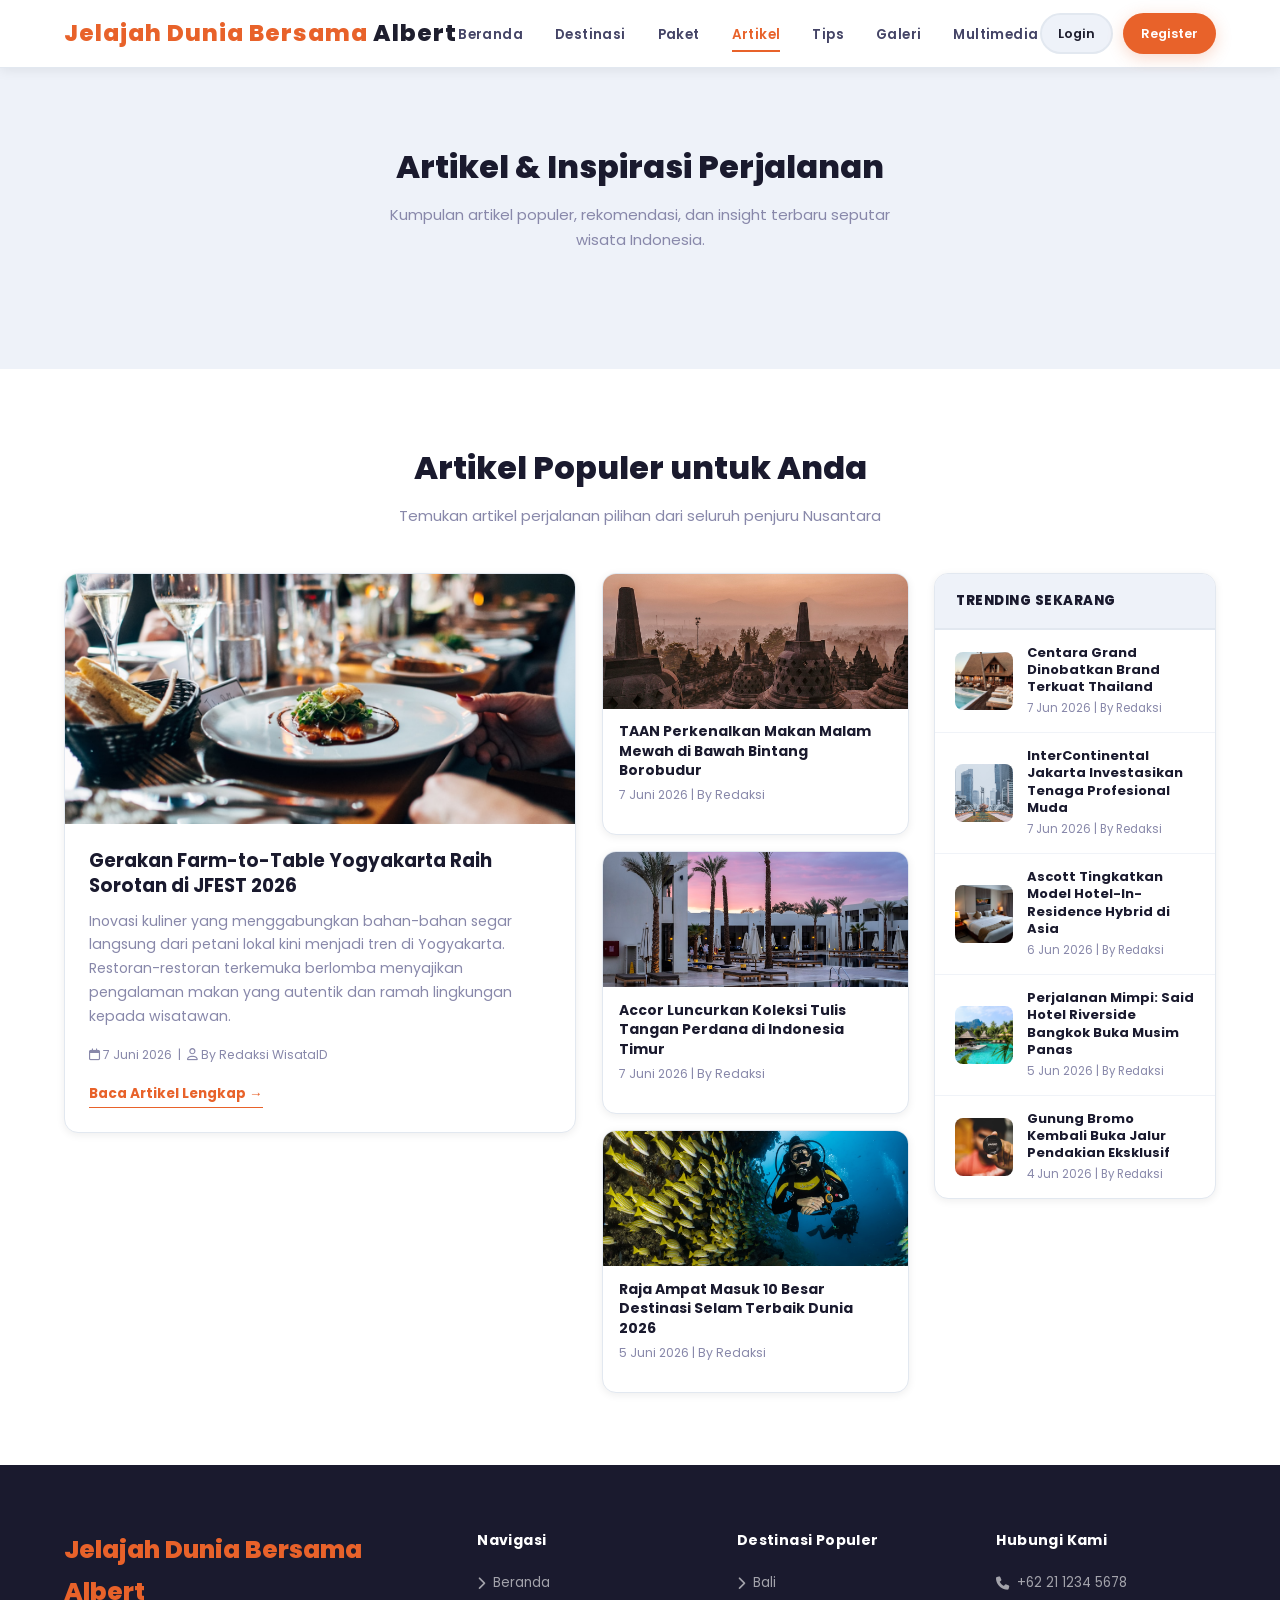
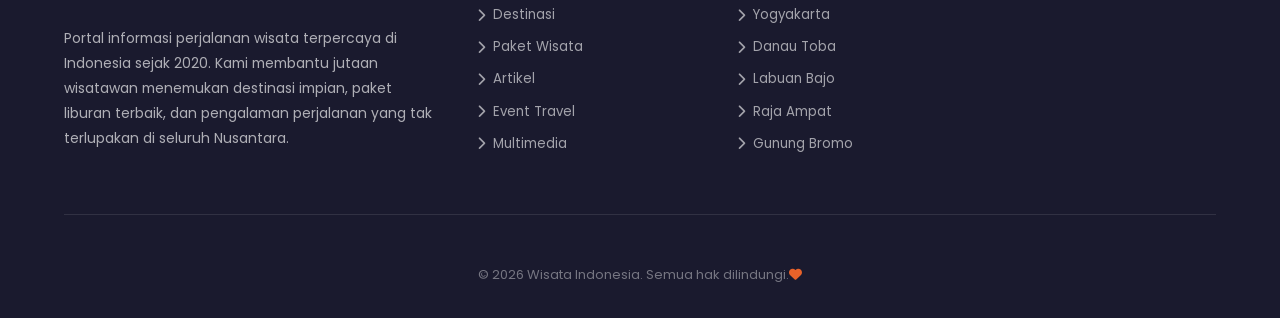
<file: artikel.html>
<!DOCTYPE html>
<html lang="id">

<head>
    <meta charset="UTF-8">
    <meta name="viewport" content="width=device-width, initial-scale=1.0">
    <title>Jelajah Dunia Bersama Albert</title>
    <link rel="stylesheet" href="style.css">
    <link href="https://fonts.googleapis.com/css2?family=Poppins:wght@300;400;500;600;700;800&display=swap"
        rel="stylesheet">
    <link rel="stylesheet" href="https://cdnjs.cloudflare.com/ajax/libs/font-awesome/6.5.0/css/all.min.css">
</head>

<body>



    <nav class="navbar">
        <div class="navbar__logo">Jelajah Dunia Bersama <span>Albert</span></div>

        <ul class="navbar__links">
            <li><a href="index.html">Beranda</a></li>
            <li><a href="destinasi.html">Destinasi</a></li>
            <li><a href="paket.html">Paket</a></li>
            <li><a href="artikel.html" class="active">Artikel</a></li>
            <li><a href="tips.html">Tips</a></li>
            <li><a href="galeri.html">Galeri</a></li>
            <li><a href="multimedia.html">Multimedia</a></li>
        </ul>

        <div class="navbar__auth">
            <a href="auth.html#login" class="btn btn--ghost btn--sm">Login</a>
            <a href="auth.html#register" class="btn btn--primary btn--sm">Register</a>
        </div>
    </nav>

    <section class="section section--alt">
        <div class="section__header">
            <h2>Artikel & Inspirasi Perjalanan</h2>
            <p>Kumpulan artikel populer, rekomendasi, dan insight terbaru seputar wisata Indonesia.</p>
        </div>
    </section>

    <section class="section section--card" id="articles">
        <div class="section__header">
            <h2>Artikel Populer untuk Anda</h2>
            <p>Temukan artikel perjalanan pilihan dari seluruh penjuru Nusantara</p>
        </div>

        <div class="articles-layout">

            <div class="article-featured">
                <img src="assets/article-1.jpg" alt="Gerakan Farm to Table Yogyakarta">
                <div class="article-featured__body">
                    <h3>Gerakan Farm-to-Table Yogyakarta Raih Sorotan di JFEST 2026</h3>
                    <p>
                        Inovasi kuliner yang menggabungkan bahan-bahan segar langsung dari petani lokal
                        kini menjadi tren di Yogyakarta. Restoran-restoran terkemuka berlomba menyajikan
                        pengalaman makan yang autentik dan ramah lingkungan kepada wisatawan.
                    </p>
                    <div class="article-meta">
                        <i class="fa-regular fa-calendar"></i> 7 Juni 2026 &nbsp;|&nbsp;
                        <i class="fa-regular fa-user"></i> By Redaksi WisataID
                    </div>
                    <a href="#" class="article-read">Baca Artikel Lengkap &rarr;</a>
                </div>
            </div>


            <div class="article-small-list">

                <div class="article-small">
                    <img src="assets/borobudur.jpg" alt="Makan malam Borobudur">
                    <div class="article-small__body">
                        <h4>TAAN Perkenalkan Makan Malam Mewah di Bawah Bintang Borobudur</h4>
                        <div class="article-meta">7 Juni 2026 | By Redaksi</div>
                    </div>
                </div>

                <div class="article-small">
                    <img src="assets/article-2.jpg" alt="Accor Hotel Indonesia">
                    <div class="article-small__body">
                        <h4>Accor Luncurkan Koleksi Tulis Tangan Perdana di Indonesia Timur</h4>
                        <div class="article-meta">7 Juni 2026 | By Redaksi</div>
                    </div>
                </div>

                <div class="article-small">
                    <img src="assets/raja-ampat.jpg" alt="Raja Ampat Diving">
                    <div class="article-small__body">
                        <h4>Raja Ampat Masuk 10 Besar Destinasi Selam Terbaik Dunia 2026</h4>
                        <div class="article-meta">5 Juni 2026 | By Redaksi</div>
                    </div>
                </div>
            </div>


            <div class="trending">
                <div class="trending__header">TRENDING SEKARANG</div>

                <div class="trending-item">
                    <img src="assets/trending-1.jpg" alt="Centara Grand">
                    <div class="trending-item__text">
                        <h4>Centara Grand Dinobatkan Brand Terkuat Thailand</h4>
                        <p>7 Jun 2026 | By Redaksi</p>
                    </div>
                </div>

                <div class="trending-item">
                    <img src="assets/jakarta.jpg" alt="InterContinental Jakarta">
                    <div class="trending-item__text">
                        <h4>InterContinental Jakarta Investasikan Tenaga Profesional Muda</h4>
                        <p>7 Jun 2026 | By Redaksi</p>
                    </div>
                </div>
                <div class="trending-item">
                    <img src="assets/trending-3.jpg" alt="Ascott Hotel">
                    <div class="trending-item__text">
                        <h4>Ascott Tingkatkan Model Hotel-In-Residence Hybrid di Asia</h4>
                        <p>6 Jun 2026 | By Redaksi</p>
                    </div>
                </div>
                <div class="trending-item">
                    <img src="assets/trending-4.jpg" alt="Journey of Dreams">
                    <div class="trending-item__text">
                        <h4>Perjalanan Mimpi: Said Hotel Riverside Bangkok Buka Musim Panas</h4>
                        <p>5 Jun 2026 | By Redaksi</p>
                    </div>
                </div>

                <div class="trending-item">
                    <img src="assets/bromo.jpg" alt="Gunung Bromo">
                    <div class="trending-item__text">
                        <h4>Gunung Bromo Kembali Buka Jalur Pendakian Eksklusif</h4>
                        <p>4 Jun 2026 | By Redaksi</p>
                    </div>
                </div>
            </div>
        </div>
    </section>



    <footer class="footer">
        <div class="footer__grid">
            <div class="footer__brand">
                <h3>Jelajah Dunia Bersama Albert</h3>
                <p>
                    Portal informasi perjalanan wisata terpercaya di Indonesia sejak 2020.
                    Kami membantu jutaan wisatawan menemukan destinasi impian, paket liburan
                    terbaik, dan pengalaman perjalanan yang tak terlupakan di seluruh Nusantara.
                </p>
            </div>

            <div class="footer__col">
                <h4>Navigasi</h4>
                <ul>
                    <li><a href="#hero"><i class="fa-solid fa-chevron-right"></i> Beranda</a></li>
                    <li><a href="#explore"><i class="fa-solid fa-chevron-right"></i> Destinasi</a></li>
                    <li><a href="#packages"><i class="fa-solid fa-chevron-right"></i> Paket Wisata</a></li>
                    <li><a href="#articles"><i class="fa-solid fa-chevron-right"></i> Artikel</a></li>
                    <li><a href="#events"><i class="fa-solid fa-chevron-right"></i> Event Travel</a></li>
                    <li><a href="#multimedia"><i class="fa-solid fa-chevron-right"></i> Multimedia</a></li>
                </ul>
            </div>

            <div class="footer__col">
                <h4>Destinasi Populer</h4>
                <ul>
                    <li><a href="#"><i class="fa-solid fa-chevron-right"></i> Bali</a></li>
                    <li><a href="#"><i class="fa-solid fa-chevron-right"></i> Yogyakarta</a></li>
                    <li><a href="#"><i class="fa-solid fa-chevron-right"></i> Danau Toba</a></li>
                    <li><a href="#"><i class="fa-solid fa-chevron-right"></i> Labuan Bajo</a></li>
                    <li><a href="#"><i class="fa-solid fa-chevron-right"></i> Raja Ampat</a></li>
                    <li><a href="#"><i class="fa-solid fa-chevron-right"></i> Gunung Bromo</a></li>
                </ul>
            </div>

            <div class="footer__col">
                <h4>Hubungi Kami</h4>
                <ul>
                    <li><a href="#"><i class="fa-solid fa-phone"></i> +62 21 1234 5678</a></li>
                </ul>
            </div>
        </div>

        <div class="footer__bottom">
            <p>&copy; 2026 Wisata Indonesia. Semua hak dilindungi.<i class="fa-solid fa-heart"
                    style="color:var(--primary)"></i></p>
        </div>
    </footer>

    <script src="script.js"></script>
</body>

</html>
</file>
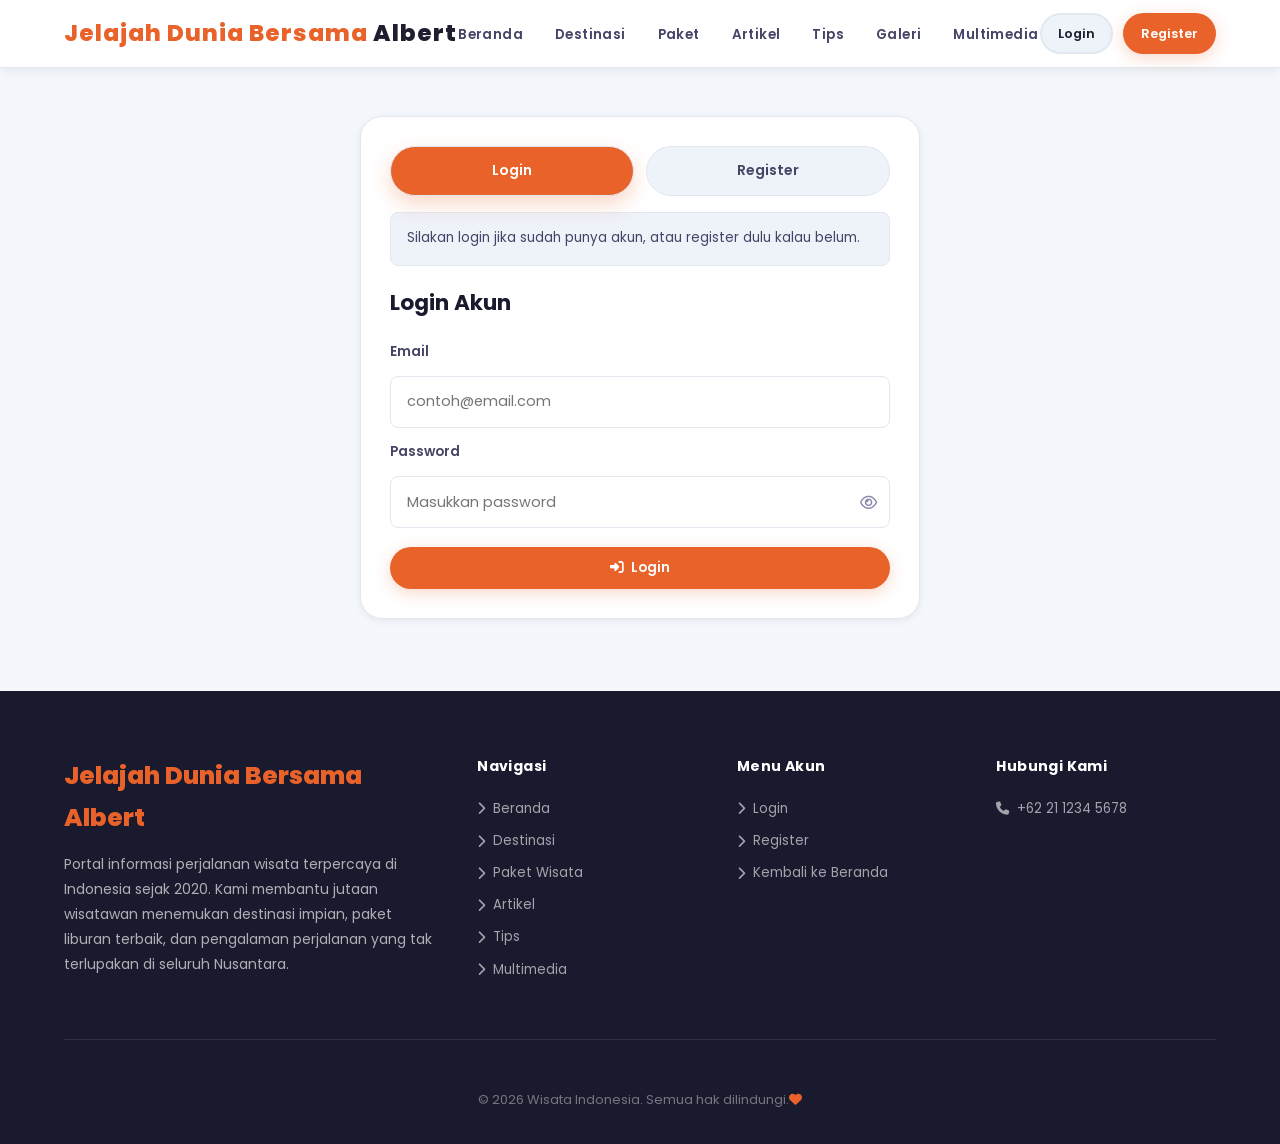
<file: auth.html>
<!DOCTYPE html>
<html lang="id">

<head>
    <meta charset="UTF-8">
    <meta name="viewport" content="width=device-width, initial-scale=1.0">
    <title>Login dan Register | Jelajah Dunia Bersama Albert</title>
    <link rel="stylesheet" href="style.css">
    <link href="https://fonts.googleapis.com/css2?family=Poppins:wght@300;400;500;600;700;800&display=swap"
        rel="stylesheet">
    <link rel="stylesheet" href="https://cdnjs.cloudflare.com/ajax/libs/font-awesome/6.5.0/css/all.min.css">
</head>

<body>

    <nav class="navbar">
        <div class="navbar__logo">Jelajah Dunia Bersama <span>Albert</span></div>

        <ul class="navbar__links">
            <li><a href="index.html">Beranda</a></li>
            <li><a href="destinasi.html">Destinasi</a></li>
            <li><a href="paket.html">Paket</a></li>
            <li><a href="artikel.html">Artikel</a></li>
            <li><a href="tips.html">Tips</a></li>
            <li><a href="galeri.html">Galeri</a></li>
            <li><a href="multimedia.html">Multimedia</a></li>
        </ul>

        <div class="navbar__auth">
            <a href="auth.html#login" class="btn btn--ghost btn--sm">Login</a>
            <a href="auth.html#register" class="btn btn--primary btn--sm">Register</a>
        </div>
    </nav>

    <section class="section auth-page">
        <div class="auth-layout">
            <div class="auth-card">
                <div class="auth-tabs">
                    <button type="button" class="auth-tab active" data-auth-switch="login">Login</button>
                    <button type="button" class="auth-tab" data-auth-switch="register">Register</button>
                </div>

                <div class="auth-message" id="authMessage">
                    Silakan login jika sudah punya akun, atau register dulu kalau belum.
                </div>

                <form class="auth-form active" id="loginForm">
                    <h2>Login Akun</h2>

                    <label for="loginEmail">Email</label>
                    <input type="email" id="loginEmail" placeholder="contoh@email.com" required>

                    <label for="loginPassword">Password</label>
                    <div class="password-group">
                        <input type="password" id="loginPassword" placeholder="Masukkan password" required>
                        <button type="button" class="password-toggle" data-password-toggle="loginPassword"
                            aria-label="Tampilkan password">
                            <i class="fa-regular fa-eye"></i>
                        </button>
                    </div>

                    <button type="submit" class="btn btn--primary auth-submit">
                        <i class="fa-solid fa-right-to-bracket"></i> Login
                    </button>
                </form>

                <form class="auth-form" id="registerForm" hidden>
                    <h2>Buat Akun Baru</h2>

                    <label for="registerName">Nama Lengkap</label>
                    <input type="text" id="registerName" placeholder="Masukkan nama lengkap" required>

                    <label for="registerEmail">Email</label>
                    <input type="email" id="registerEmail" placeholder="Masukkan email aktif" required>

                    <label for="registerPassword">Password</label>
                    <div class="password-group">
                        <input type="password" id="registerPassword" placeholder="Minimal 6 karakter" required>
                        <button type="button" class="password-toggle" data-password-toggle="registerPassword"
                            aria-label="Tampilkan password">
                            <i class="fa-regular fa-eye"></i>
                        </button>
                    </div>

                    <label for="registerConfirm">Konfirmasi Password</label>
                    <div class="password-group">
                        <input type="password" id="registerConfirm" placeholder="Ulangi password" required>
                        <button type="button" class="password-toggle" data-password-toggle="registerConfirm"
                            aria-label="Tampilkan password">
                            <i class="fa-regular fa-eye"></i>
                        </button>
                    </div>

                    <button type="submit" class="btn btn--primary auth-submit">
                        <i class="fa-solid fa-user-plus"></i> Register
                    </button>
                </form>
            </div>
        </div>
    </section>

    <footer class="footer">
        <div class="footer__grid">
            <div class="footer__brand">
                <h3>Jelajah Dunia Bersama Albert</h3>
                <p>
                    Portal informasi perjalanan wisata terpercaya di Indonesia sejak 2020.
                    Kami membantu jutaan wisatawan menemukan destinasi impian, paket liburan
                    terbaik, dan pengalaman perjalanan yang tak terlupakan di seluruh Nusantara.
                </p>
            </div>

            <div class="footer__col">
                <h4>Navigasi</h4>
                <ul>
                    <li><a href="index.html"><i class="fa-solid fa-chevron-right"></i> Beranda</a></li>
                    <li><a href="destinasi.html"><i class="fa-solid fa-chevron-right"></i> Destinasi</a></li>
                    <li><a href="paket.html"><i class="fa-solid fa-chevron-right"></i> Paket Wisata</a></li>
                    <li><a href="artikel.html"><i class="fa-solid fa-chevron-right"></i> Artikel</a></li>
                    <li><a href="tips.html"><i class="fa-solid fa-chevron-right"></i> Tips</a></li>
                    <li><a href="multimedia.html"><i class="fa-solid fa-chevron-right"></i> Multimedia</a></li>
                </ul>
            </div>

            <div class="footer__col">
                <h4>Menu Akun</h4>
                <ul>
                    <li><a href="#login"><i class="fa-solid fa-chevron-right"></i> Login</a></li>
                    <li><a href="#register"><i class="fa-solid fa-chevron-right"></i> Register</a></li>
                    <li><a href="index.html"><i class="fa-solid fa-chevron-right"></i> Kembali ke Beranda</a></li>
                </ul>
            </div>

            <div class="footer__col">
                <h4>Hubungi Kami</h4>
                <ul>
                    <li><a href="#"><i class="fa-solid fa-phone"></i> +62 21 1234 5678</a></li>
                </ul>
            </div>
        </div>

        <div class="footer__bottom">
            <p>&copy; 2026 Wisata Indonesia. Semua hak dilindungi.<i class="fa-solid fa-heart"
                    style="color:var(--primary)"></i></p>
        </div>
    </footer>

    <script src="script.js"></script>
</body>

</html>
</file>
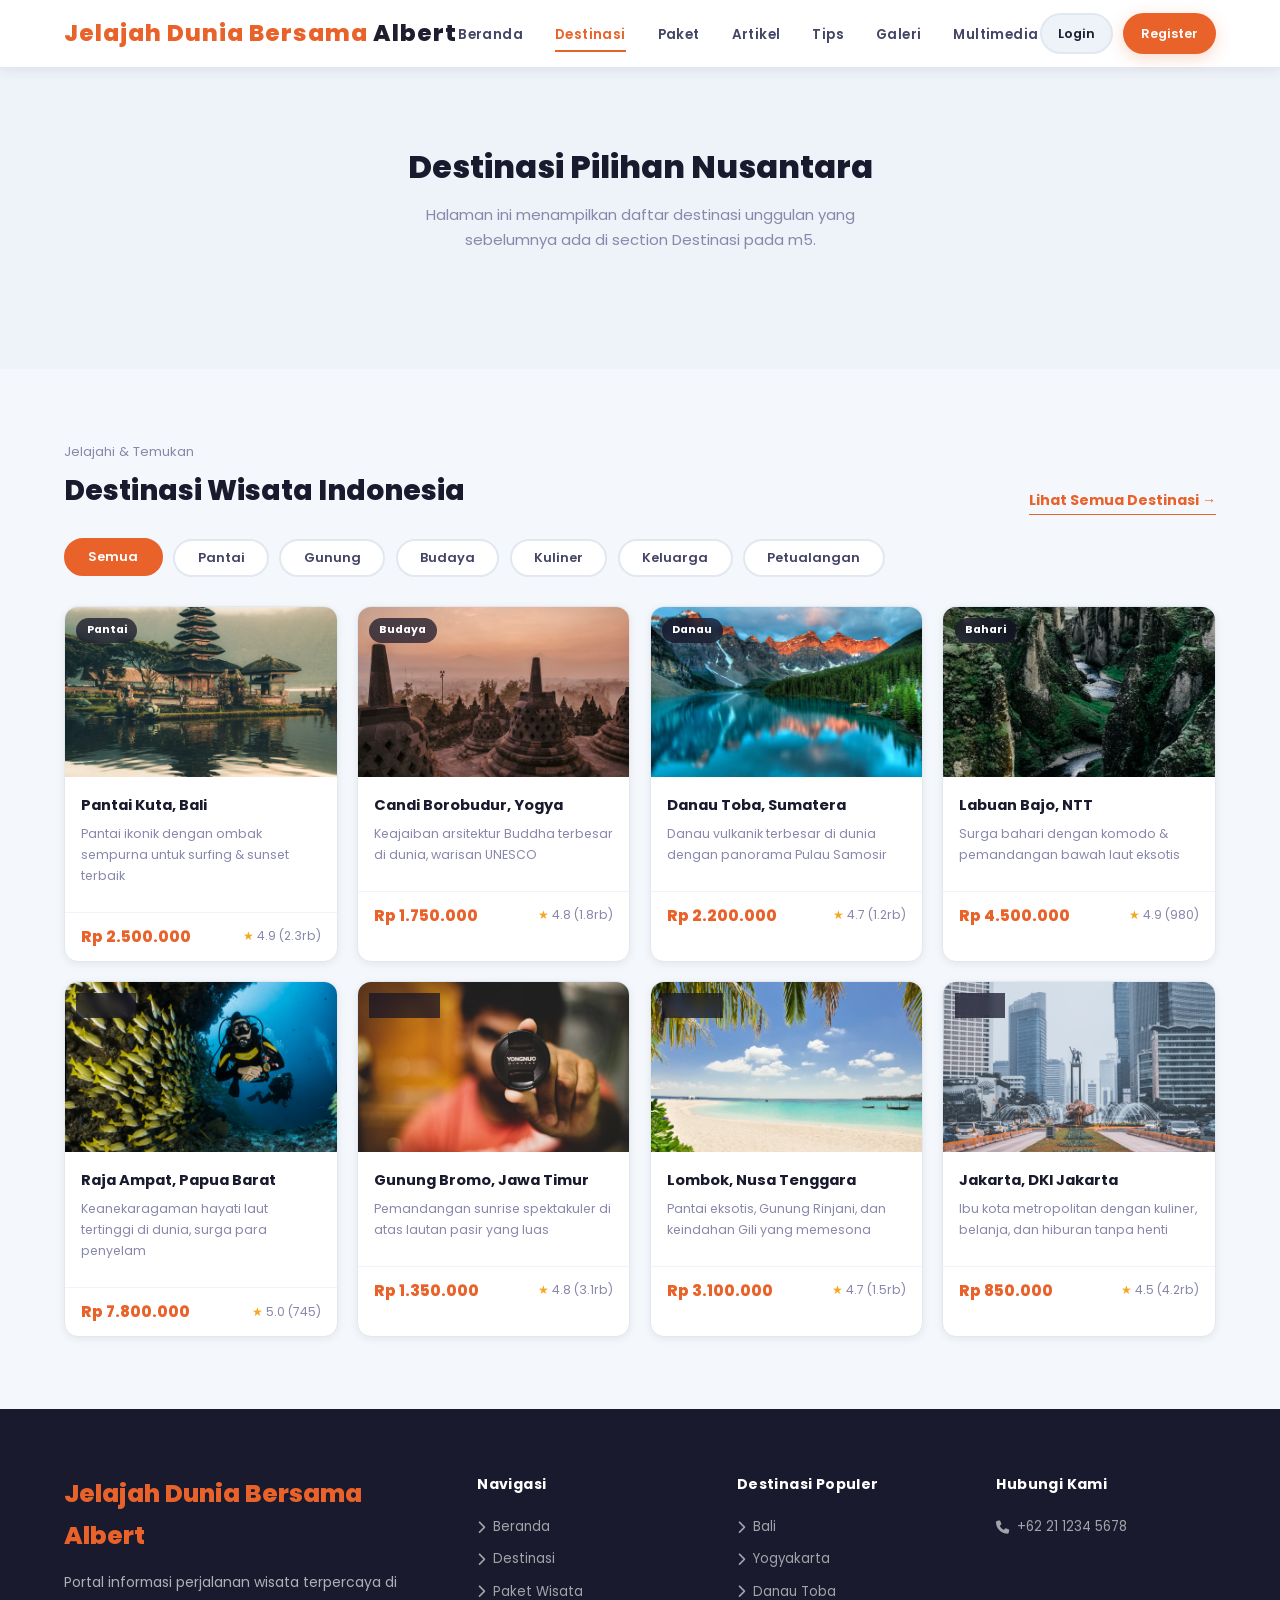
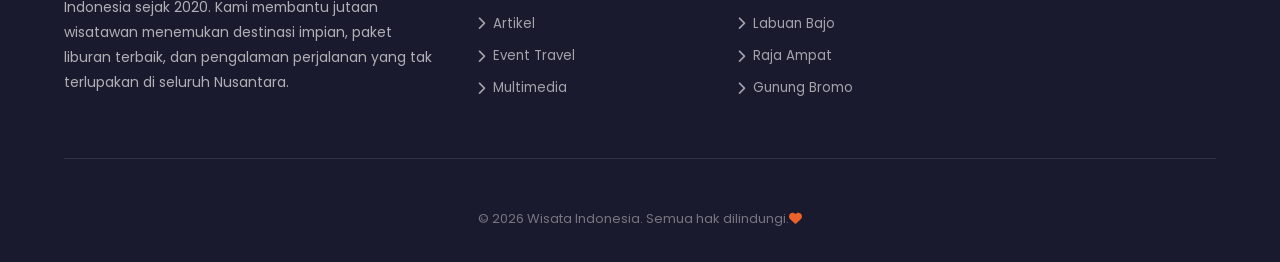
<file: destinasi.html>
<!DOCTYPE html>
<html lang="id">

<head>
    <meta charset="UTF-8">
    <meta name="viewport" content="width=device-width, initial-scale=1.0">
    <title>Jelajah Dunia Bersama Albert</title>
    <link rel="stylesheet" href="style.css">
    <link href="https://fonts.googleapis.com/css2?family=Poppins:wght@300;400;500;600;700;800&display=swap"
        rel="stylesheet">
    <link rel="stylesheet" href="https://cdnjs.cloudflare.com/ajax/libs/font-awesome/6.5.0/css/all.min.css">
</head>

<body>



    <nav class="navbar">
        <div class="navbar__logo">Jelajah Dunia Bersama <span>Albert</span></div>

        <ul class="navbar__links">
            <li><a href="index.html">Beranda</a></li>
            <li><a href="destinasi.html" class="active">Destinasi</a></li>
            <li><a href="paket.html">Paket</a></li>
            <li><a href="artikel.html">Artikel</a></li>
            <li><a href="tips.html">Tips</a></li>
            <li><a href="galeri.html">Galeri</a></li>
            <li><a href="multimedia.html">Multimedia</a></li>
        </ul>

        <div class="navbar__auth">
            <a href="auth.html#login" class="btn btn--ghost btn--sm">Login</a>
            <a href="auth.html#register" class="btn btn--primary btn--sm">Register</a>
        </div>
    </nav>

    <section class="section section--alt">
        <div class="section__header">
            <h2>Destinasi Pilihan Nusantara</h2>
            <p>Halaman ini menampilkan daftar destinasi unggulan yang sebelumnya ada di section Destinasi pada m5.</p>
        </div>
    </section>

    <section class="section" id="explore">
        <div class="explore__top">
            <div class="explore__top-text">
                <p>Jelajahi &amp; Temukan</p>
                <h2>Destinasi Wisata Indonesia</h2>
            </div>
            <a href="#" class="explore__see-all">Lihat Semua Destinasi &rarr;</a>
        </div>

        <div class="explore__filters">
            <button class="filter-btn active">Semua</button>
            <button class="filter-btn">Pantai</button>
            <button class="filter-btn">Gunung</button>
            <button class="filter-btn">Budaya</button>
            <button class="filter-btn">Kuliner</button>
            <button class="filter-btn">Keluarga</button>
            <button class="filter-btn">Petualangan</button>
        </div>

        <div class="explore__grid">
            <div class="explore-card">
                <div class="explore-card__img">
                    <img src="assets/pantai-kuta.jpg" alt="Pantai Kuta Bali">
                    <span class="explore-card__level">Pantai</span>
                </div>
                <div class="explore-card__body">
                    <h4>Pantai Kuta, Bali</h4>
                    <p>Pantai ikonik dengan ombak sempurna untuk surfing &amp; sunset terbaik</p>
                </div>
                <div class="explore-card__footer">
                    <span class="explore-card__price">Rp 2.500.000</span>
                    <span class="explore-card__rating"><span class="star">&#9733;</span> 4.9 (2.3rb)</span>
                </div>
            </div>

            <div class="explore-card">
                <div class="explore-card__img">
                    <img src="assets/borobudur.jpg" alt="Candi Borobudur">
                    <span class="explore-card__level">Budaya</span>
                </div>
                <div class="explore-card__body">
                    <h4>Candi Borobudur, Yogya</h4>
                    <p>Keajaiban arsitektur Buddha terbesar di dunia, warisan UNESCO</p>
                </div>
                <div class="explore-card__footer">
                    <span class="explore-card__price">Rp 1.750.000</span>
                    <span class="explore-card__rating"><span class="star">&#9733;</span> 4.8 (1.8rb)</span>
                </div>
            </div>

            <div class="explore-card">
                <div class="explore-card__img">
                    <img src="assets/danau-toba.jpg" alt="Danau Toba">
                    <span class="explore-card__level">Danau</span>
                </div>
                <div class="explore-card__body">
                    <h4>Danau Toba, Sumatera</h4>
                    <p>Danau vulkanik terbesar di dunia dengan panorama Pulau Samosir</p>
                </div>
                <div class="explore-card__footer">
                    <span class="explore-card__price">Rp 2.200.000</span>
                    <span class="explore-card__rating"><span class="star">&#9733;</span> 4.7 (1.2rb)</span>
                </div>
            </div>

            <div class="explore-card">
                <div class="explore-card__img">
                    <img src="assets/labuan-bajo.jpg" alt="Labuan Bajo">
                    <span class="explore-card__level">Bahari</span>
                </div>
                <div class="explore-card__body">
                    <h4>Labuan Bajo, NTT</h4>
                    <p>Surga bahari dengan komodo &amp; pemandangan bawah laut eksotis</p>
                </div>
                <div class="explore-card__footer">
                    <span class="explore-card__price">Rp 4.500.000</span>
                    <span class="explore-card__rating"><span class="star">&#9733;</span> 4.9 (980)</span>
                </div>
            </div>

            <div class="explore-card">
                <div class="explore-card__img">
                    <img src="assets/raja-ampat.jpg" alt="Raja Ampat">
                    <span class="explore-card__level">Selam</span>
                </div>
                <div class="explore-card__body">
                    <h4>Raja Ampat, Papua Barat</h4>
                    <p>Keanekaragaman hayati laut tertinggi di dunia, surga para penyelam</p>
                </div>
                <div class="explore-card__footer">
                    <span class="explore-card__price">Rp 7.800.000</span>
                    <span class="explore-card__rating"><span class="star">&#9733;</span> 5.0 (745)</span>
                </div>
            </div>

            <div class="explore-card">
                <div class="explore-card__img">
                    <img src="assets/bromo.jpg" alt="Gunung Bromo">
                    <span class="explore-card__level">Gunung</span>
                </div>
                <div class="explore-card__body">
                    <h4>Gunung Bromo, Jawa Timur</h4>
                    <p>Pemandangan sunrise spektakuler di atas lautan pasir yang luas</p>
                </div>
                <div class="explore-card__footer">
                    <span class="explore-card__price">Rp 1.350.000</span>
                    <span class="explore-card__rating"><span class="star">&#9733;</span> 4.8 (3.1rb)</span>
                </div>
            </div>

            <div class="explore-card">
                <div class="explore-card__img">
                    <img src="assets/lombok.jpg" alt="Lombok">
                    <span class="explore-card__level">Pantai</span>
                </div>
                <div class="explore-card__body">
                    <h4>Lombok, Nusa Tenggara</h4>
                    <p>Pantai eksotis, Gunung Rinjani, dan keindahan Gili yang memesona</p>
                </div>
                <div class="explore-card__footer">
                    <span class="explore-card__price">Rp 3.100.000</span>
                    <span class="explore-card__rating"><span class="star">&#9733;</span> 4.7 (1.5rb)</span>
                </div>
            </div>

            <div class="explore-card">
                <div class="explore-card__img">
                    <img src="assets/jakarta.jpg" alt="Jakarta">
                    <span class="explore-card__level">Kota</span>
                </div>
                <div class="explore-card__body">
                    <h4>Jakarta, DKI Jakarta</h4>
                    <p>Ibu kota metropolitan dengan kuliner, belanja, dan hiburan tanpa henti</p>
                </div>
                <div class="explore-card__footer">
                    <span class="explore-card__price">Rp 850.000</span>
                    <span class="explore-card__rating"><span class="star">&#9733;</span> 4.5 (4.2rb)</span>
                </div>
            </div>
        </div>
    </section>



    <footer class="footer">
        <div class="footer__grid">
            <div class="footer__brand">
                <h3>Jelajah Dunia Bersama Albert</h3>
                <p>
                    Portal informasi perjalanan wisata terpercaya di Indonesia sejak 2020.
                    Kami membantu jutaan wisatawan menemukan destinasi impian, paket liburan
                    terbaik, dan pengalaman perjalanan yang tak terlupakan di seluruh Nusantara.
                </p>
            </div>

            <div class="footer__col">
                <h4>Navigasi</h4>
                <ul>
                    <li><a href="#hero"><i class="fa-solid fa-chevron-right"></i> Beranda</a></li>
                    <li><a href="#explore"><i class="fa-solid fa-chevron-right"></i> Destinasi</a></li>
                    <li><a href="#packages"><i class="fa-solid fa-chevron-right"></i> Paket Wisata</a></li>
                    <li><a href="#articles"><i class="fa-solid fa-chevron-right"></i> Artikel</a></li>
                    <li><a href="#events"><i class="fa-solid fa-chevron-right"></i> Event Travel</a></li>
                    <li><a href="#multimedia"><i class="fa-solid fa-chevron-right"></i> Multimedia</a></li>
                </ul>
            </div>

            <div class="footer__col">
                <h4>Destinasi Populer</h4>
                <ul>
                    <li><a href="#"><i class="fa-solid fa-chevron-right"></i> Bali</a></li>
                    <li><a href="#"><i class="fa-solid fa-chevron-right"></i> Yogyakarta</a></li>
                    <li><a href="#"><i class="fa-solid fa-chevron-right"></i> Danau Toba</a></li>
                    <li><a href="#"><i class="fa-solid fa-chevron-right"></i> Labuan Bajo</a></li>
                    <li><a href="#"><i class="fa-solid fa-chevron-right"></i> Raja Ampat</a></li>
                    <li><a href="#"><i class="fa-solid fa-chevron-right"></i> Gunung Bromo</a></li>
                </ul>
            </div>

            <div class="footer__col">
                <h4>Hubungi Kami</h4>
                <ul>
                    <li><a href="#"><i class="fa-solid fa-phone"></i> +62 21 1234 5678</a></li>
                </ul>
            </div>
        </div>

        <div class="footer__bottom">
            <p>&copy; 2026 Wisata Indonesia. Semua hak dilindungi.<i class="fa-solid fa-heart"
                    style="color:var(--primary)"></i></p>
        </div>
    </footer>

    <script src="script.js"></script>
</body>

</html>
</file>
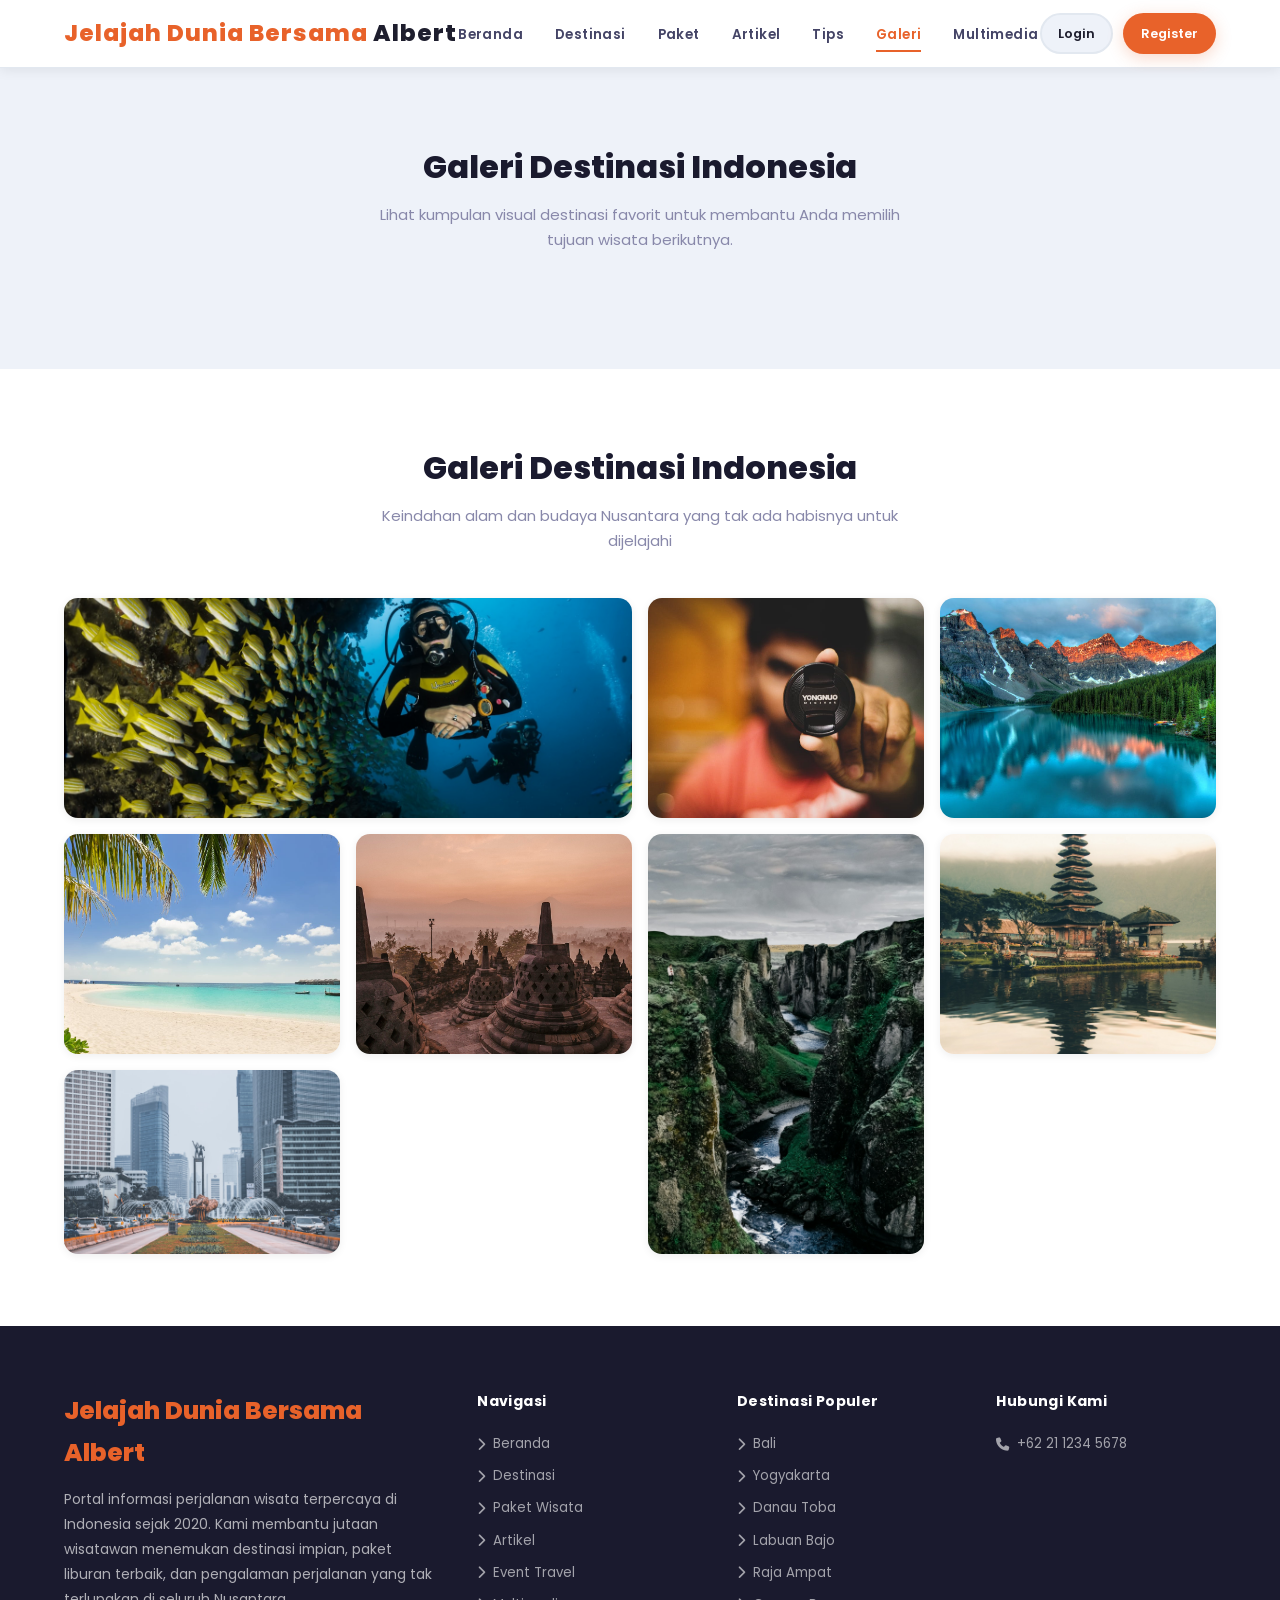
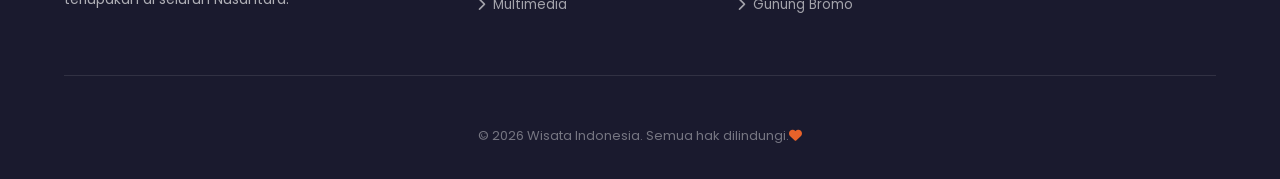
<file: galeri.html>
<!DOCTYPE html>
<html lang="id">

<head>
    <meta charset="UTF-8">
    <meta name="viewport" content="width=device-width, initial-scale=1.0">
    <title>Jelajah Dunia Bersama Albert</title>
    <link rel="stylesheet" href="style.css">
    <link href="https://fonts.googleapis.com/css2?family=Poppins:wght@300;400;500;600;700;800&display=swap"
        rel="stylesheet">
    <link rel="stylesheet" href="https://cdnjs.cloudflare.com/ajax/libs/font-awesome/6.5.0/css/all.min.css">
</head>

<body>



    <nav class="navbar">
        <div class="navbar__logo">Jelajah Dunia Bersama <span>Albert</span></div>

        <ul class="navbar__links">
            <li><a href="index.html">Beranda</a></li>
            <li><a href="destinasi.html">Destinasi</a></li>
            <li><a href="paket.html">Paket</a></li>
            <li><a href="artikel.html">Artikel</a></li>
            <li><a href="tips.html">Tips</a></li>
            <li><a href="galeri.html" class="active">Galeri</a></li>
            <li><a href="multimedia.html">Multimedia</a></li>
        </ul>

        <div class="navbar__auth">
            <a href="auth.html#login" class="btn btn--ghost btn--sm">Login</a>
            <a href="auth.html#register" class="btn btn--primary btn--sm">Register</a>
        </div>
    </nav>

    <section class="section section--alt">
        <div class="section__header">
            <h2>Galeri Destinasi Indonesia</h2>
            <p>Lihat kumpulan visual destinasi favorit untuk membantu Anda memilih tujuan wisata berikutnya.</p>
        </div>
    </section>

    <section class="section section--card" id="gallery">
        <div class="section__header">
            <h2>Galeri Destinasi Indonesia</h2>
            <p>Keindahan alam dan budaya Nusantara yang tak ada habisnya untuk dijelajahi</p>
        </div>

        <div class="gallery-grid">

            <div class="gallery-item gallery-item--wide">
                <img src="assets/raja-ampat.jpg" alt="Raja Ampat Papua Barat">
                <div class="gallery-item__overlay">
                    <h4>Raja Ampat, Papua Barat</h4>
                    <p>Surga Selam Dunia</p>
                </div>
            </div>


            <div class="gallery-item">
                <img src="assets/bromo.jpg" alt="Gunung Bromo Jawa Timur">
                <div class="gallery-item__overlay">
                    <h4>Gunung Bromo</h4>
                    <p>Lautan Pasir &amp; Sunrise</p>
                </div>
            </div>


            <div class="gallery-item">
                <img src="assets/danau-toba.jpg" alt="Danau Toba Sumatera">
                <div class="gallery-item__overlay">
                    <h4>Danau Toba</h4>
                    <p>Danau Vulkanik Terbesar</p>
                </div>
            </div>


            <div class="gallery-item">
                <img src="assets/lombok.jpg" alt="Lombok Nusa Tenggara">
                <div class="gallery-item__overlay">
                    <h4>Lombok</h4>
                    <p>Pantai &amp; Gili Island</p>
                </div>
            </div>


            <div class="gallery-item">
                <img src="assets/borobudur.jpg" alt="Candi Borobudur Yogyakarta">
                <div class="gallery-item__overlay">
                    <h4>Candi Borobudur</h4>
                    <p>Warisan UNESCO</p>
                </div>
            </div>


            <div class="gallery-item gallery-item--tall">
                <img src="assets/labuan-bajo.jpg" alt="Labuan Bajo NTT">
                <div class="gallery-item__overlay">
                    <h4>Labuan Bajo</h4>
                    <p>Bahari &amp; Komodo</p>
                </div>
            </div>


            <div class="gallery-item">
                <img src="assets/pantai-kuta.jpg" alt="Pantai Kuta Bali">
                <div class="gallery-item__overlay">
                    <h4>Pantai Kuta</h4>
                    <p>Ikonik Bali</p>
                </div>
            </div>


            <div class="gallery-item">
                <img src="assets/jakarta.jpg" alt="Jakarta">
                <div class="gallery-item__overlay">
                    <h4>Jakarta</h4>
                    <p>Metropolitan Indonesia</p>
                </div>
            </div>
        </div>
    </section>



    <footer class="footer">
        <div class="footer__grid">
            <div class="footer__brand">
                <h3>Jelajah Dunia Bersama Albert</h3>
                <p>
                    Portal informasi perjalanan wisata terpercaya di Indonesia sejak 2020.
                    Kami membantu jutaan wisatawan menemukan destinasi impian, paket liburan
                    terbaik, dan pengalaman perjalanan yang tak terlupakan di seluruh Nusantara.
                </p>
            </div>

            <div class="footer__col">
                <h4>Navigasi</h4>
                <ul>
                    <li><a href="#hero"><i class="fa-solid fa-chevron-right"></i> Beranda</a></li>
                    <li><a href="#explore"><i class="fa-solid fa-chevron-right"></i> Destinasi</a></li>
                    <li><a href="#packages"><i class="fa-solid fa-chevron-right"></i> Paket Wisata</a></li>
                    <li><a href="#articles"><i class="fa-solid fa-chevron-right"></i> Artikel</a></li>
                    <li><a href="#events"><i class="fa-solid fa-chevron-right"></i> Event Travel</a></li>
                    <li><a href="#multimedia"><i class="fa-solid fa-chevron-right"></i> Multimedia</a></li>
                </ul>
            </div>

            <div class="footer__col">
                <h4>Destinasi Populer</h4>
                <ul>
                    <li><a href="#"><i class="fa-solid fa-chevron-right"></i> Bali</a></li>
                    <li><a href="#"><i class="fa-solid fa-chevron-right"></i> Yogyakarta</a></li>
                    <li><a href="#"><i class="fa-solid fa-chevron-right"></i> Danau Toba</a></li>
                    <li><a href="#"><i class="fa-solid fa-chevron-right"></i> Labuan Bajo</a></li>
                    <li><a href="#"><i class="fa-solid fa-chevron-right"></i> Raja Ampat</a></li>
                    <li><a href="#"><i class="fa-solid fa-chevron-right"></i> Gunung Bromo</a></li>
                </ul>
            </div>

            <div class="footer__col">
                <h4>Hubungi Kami</h4>
                <ul>
                    <li><a href="#"><i class="fa-solid fa-phone"></i> +62 21 1234 5678</a></li>
                </ul>
            </div>
        </div>

        <div class="footer__bottom">
            <p>&copy; 2026 Wisata Indonesia. Semua hak dilindungi.<i class="fa-solid fa-heart"
                    style="color:var(--primary)"></i></p>
        </div>
    </footer>

    <script src="script.js"></script>
</body>

</html>
</file>
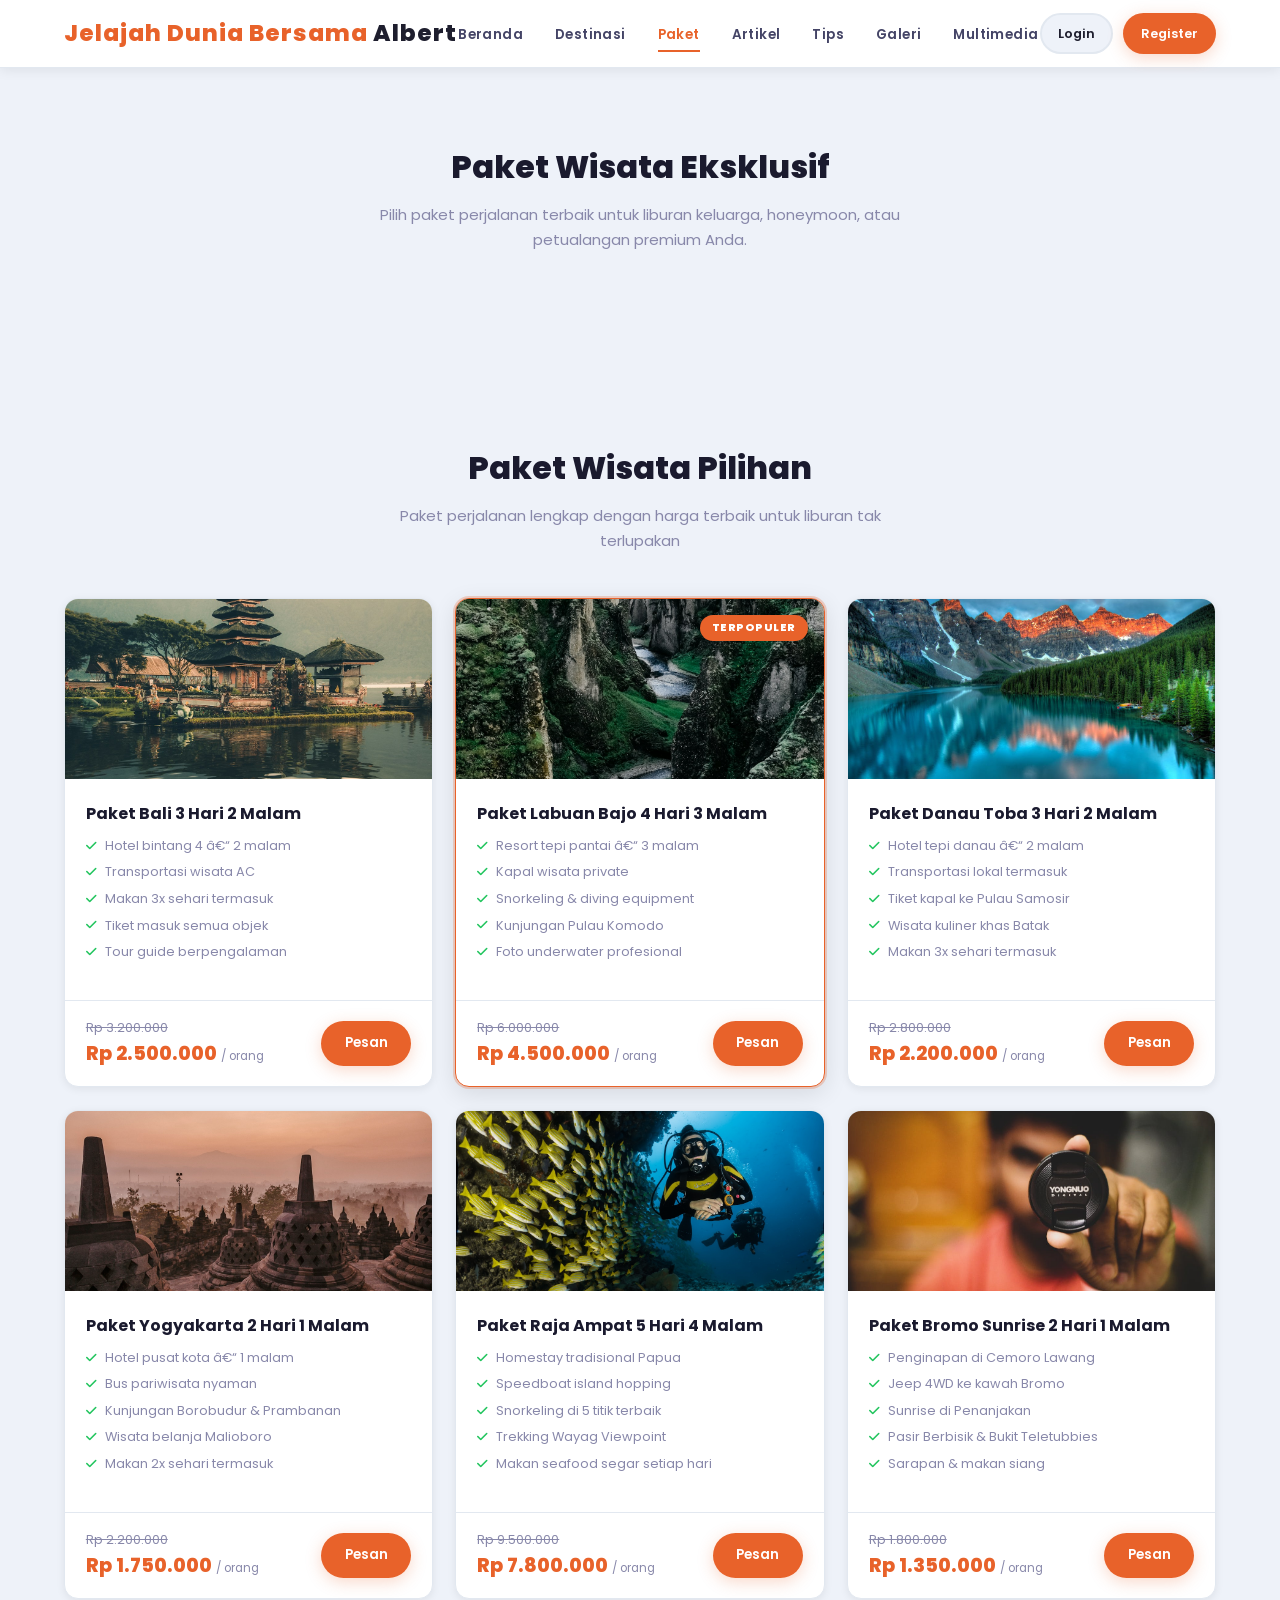
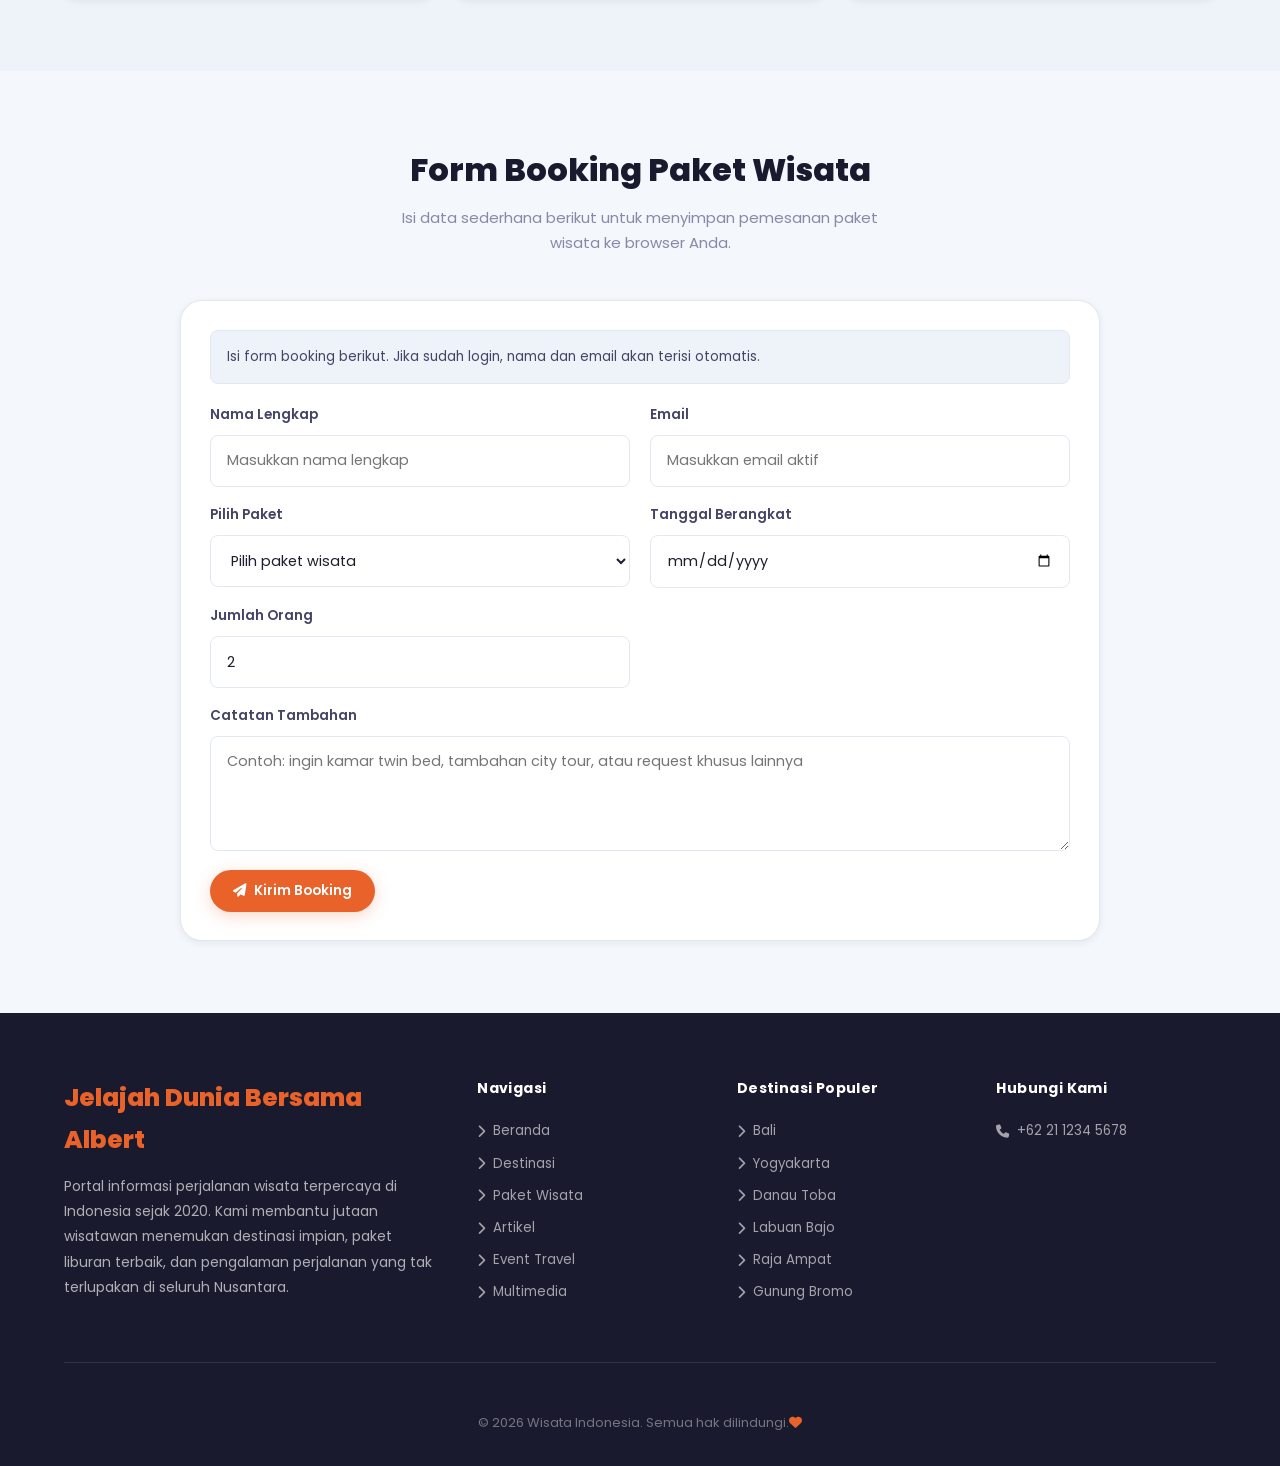
<file: paket.html>
<!DOCTYPE html>
<html lang="id">

<head>
    <meta charset="UTF-8">
    <meta name="viewport" content="width=device-width, initial-scale=1.0">
    <title>Jelajah Dunia Bersama Albert</title>
    <link rel="stylesheet" href="style.css">
    <link href="https://fonts.googleapis.com/css2?family=Poppins:wght@300;400;500;600;700;800&display=swap"
        rel="stylesheet">
    <link rel="stylesheet" href="https://cdnjs.cloudflare.com/ajax/libs/font-awesome/6.5.0/css/all.min.css">
</head>

<body>



    <nav class="navbar">
        <div class="navbar__logo">Jelajah Dunia Bersama <span>Albert</span></div>

        <ul class="navbar__links">
            <li><a href="index.html">Beranda</a></li>
            <li><a href="destinasi.html">Destinasi</a></li>
            <li><a href="paket.html" class="active">Paket</a></li>
            <li><a href="artikel.html">Artikel</a></li>
            <li><a href="tips.html">Tips</a></li>
            <li><a href="galeri.html">Galeri</a></li>
            <li><a href="multimedia.html">Multimedia</a></li>
        </ul>

        <div class="navbar__auth">
            <a href="auth.html#login" class="btn btn--ghost btn--sm">Login</a>
            <a href="auth.html#register" class="btn btn--primary btn--sm">Register</a>
        </div>
    </nav>

    <section class="section section--alt">
        <div class="section__header">
            <h2>Paket Wisata Eksklusif</h2>
            <p>Pilih paket perjalanan terbaik untuk liburan keluarga, honeymoon, atau petualangan premium Anda.</p>
        </div>
    </section>

    <section class="section section--alt" id="packages">
        <div class="section__header">
            <h2>Paket Wisata Pilihan</h2>
            <p>Paket perjalanan lengkap dengan harga terbaik untuk liburan tak terlupakan</p>
        </div>

        <div class="packages-grid">

            <div class="package-card">
                <img src="assets/pantai-kuta.jpg" alt="Paket Bali">
                <div class="package-card__body">
                    <h3>Paket Bali 3 Hari 2 Malam</h3>
                    <ul class="package-card__features">
                        <li><i class="fa-solid fa-check"></i> Hotel bintang 4 â€“ 2 malam</li>
                        <li><i class="fa-solid fa-check"></i> Transportasi wisata AC</li>
                        <li><i class="fa-solid fa-check"></i> Makan 3x sehari termasuk</li>
                        <li><i class="fa-solid fa-check"></i> Tiket masuk semua objek</li>
                        <li><i class="fa-solid fa-check"></i> Tour guide berpengalaman</li>
                    </ul>
                </div>
                <div class="package-card__footer">
                    <div>
                        <div class="package-card__price-old">Rp 3.200.000</div>
                        <div class="package-card__price">Rp 2.500.000 <span class="package-card__per">/ orang</span>
                        </div>
                    </div>
                    <a href="#booking" class="btn btn--primary booking-trigger"
                        data-booking-package="Paket Bali 3 Hari 2 Malam">Pesan</a>
                </div>
            </div>


            <div class="package-card package-card--featured">
                <span class="package-card__featured-badge">TERPOPULER</span>
                <img src="assets/labuan-bajo.jpg" alt="Paket Labuan Bajo">
                <div class="package-card__body">
                    <h3>Paket Labuan Bajo 4 Hari 3 Malam</h3>
                    <ul class="package-card__features">
                        <li><i class="fa-solid fa-check"></i> Resort tepi pantai â€“ 3 malam</li>
                        <li><i class="fa-solid fa-check"></i> Kapal wisata private</li>
                        <li><i class="fa-solid fa-check"></i> Snorkeling &amp; diving equipment</li>
                        <li><i class="fa-solid fa-check"></i> Kunjungan Pulau Komodo</li>
                        <li><i class="fa-solid fa-check"></i> Foto underwater profesional</li>
                    </ul>
                </div>
                <div class="package-card__footer">
                    <div>
                        <div class="package-card__price-old">Rp 6.000.000</div>
                        <div class="package-card__price">Rp 4.500.000 <span class="package-card__per">/ orang</span>
                        </div>
                    </div>
                    <a href="#booking" class="btn btn--primary booking-trigger"
                        data-booking-package="Paket Labuan Bajo 4 Hari 3 Malam">Pesan</a>
                </div>
            </div>


            <div class="package-card">
                <img src="assets/danau-toba.jpg" alt="Paket Danau Toba">
                <div class="package-card__body">
                    <h3>Paket Danau Toba 3 Hari 2 Malam</h3>
                    <ul class="package-card__features">
                        <li><i class="fa-solid fa-check"></i> Hotel tepi danau â€“ 2 malam</li>
                        <li><i class="fa-solid fa-check"></i> Transportasi lokal termasuk</li>
                        <li><i class="fa-solid fa-check"></i> Tiket kapal ke Pulau Samosir</li>
                        <li><i class="fa-solid fa-check"></i> Wisata kuliner khas Batak</li>
                        <li><i class="fa-solid fa-check"></i> Makan 3x sehari termasuk</li>
                    </ul>
                </div>
                <div class="package-card__footer">
                    <div>
                        <div class="package-card__price-old">Rp 2.800.000</div>
                        <div class="package-card__price">Rp 2.200.000 <span class="package-card__per">/ orang</span>
                        </div>
                    </div>
                    <a href="#booking" class="btn btn--primary booking-trigger"
                        data-booking-package="Paket Danau Toba 3 Hari 2 Malam">Pesan</a>
                </div>
            </div>


            <div class="package-card">
                <img src="assets/borobudur.jpg" alt="Paket Yogyakarta">
                <div class="package-card__body">
                    <h3>Paket Yogyakarta 2 Hari 1 Malam</h3>
                    <ul class="package-card__features">
                        <li><i class="fa-solid fa-check"></i> Hotel pusat kota â€“ 1 malam</li>
                        <li><i class="fa-solid fa-check"></i> Bus pariwisata nyaman</li>
                        <li><i class="fa-solid fa-check"></i> Kunjungan Borobudur &amp; Prambanan</li>
                        <li><i class="fa-solid fa-check"></i> Wisata belanja Malioboro</li>
                        <li><i class="fa-solid fa-check"></i> Makan 2x sehari termasuk</li>
                    </ul>
                </div>
                <div class="package-card__footer">
                    <div>
                        <div class="package-card__price-old">Rp 2.200.000</div>
                        <div class="package-card__price">Rp 1.750.000 <span class="package-card__per">/ orang</span>
                        </div>
                    </div>
                    <a href="#booking" class="btn btn--primary booking-trigger"
                        data-booking-package="Paket Yogyakarta 2 Hari 1 Malam">Pesan</a>
                </div>
            </div>


            <div class="package-card">
                <img src="assets/raja-ampat.jpg" alt="Paket Raja Ampat">
                <div class="package-card__body">
                    <h3>Paket Raja Ampat 5 Hari 4 Malam</h3>
                    <ul class="package-card__features">
                        <li><i class="fa-solid fa-check"></i> Homestay tradisional Papua</li>
                        <li><i class="fa-solid fa-check"></i> Speedboat island hopping</li>
                        <li><i class="fa-solid fa-check"></i> Snorkeling di 5 titik terbaik</li>
                        <li><i class="fa-solid fa-check"></i> Trekking Wayag Viewpoint</li>
                        <li><i class="fa-solid fa-check"></i> Makan seafood segar setiap hari</li>
                    </ul>
                </div>
                <div class="package-card__footer">
                    <div>
                        <div class="package-card__price-old">Rp 9.500.000</div>
                        <div class="package-card__price">Rp 7.800.000 <span class="package-card__per">/ orang</span>
                        </div>
                    </div>
                    <a href="#booking" class="btn btn--primary booking-trigger"
                        data-booking-package="Paket Raja Ampat 5 Hari 4 Malam">Pesan</a>
                </div>
            </div>


            <div class="package-card">
                <img src="assets/bromo.jpg" alt="Paket Bromo">
                <div class="package-card__body">
                    <h3>Paket Bromo Sunrise 2 Hari 1 Malam</h3>
                    <ul class="package-card__features">
                        <li><i class="fa-solid fa-check"></i> Penginapan di Cemoro Lawang</li>
                        <li><i class="fa-solid fa-check"></i> Jeep 4WD ke kawah Bromo</li>
                        <li><i class="fa-solid fa-check"></i> Sunrise di Penanjakan</li>
                        <li><i class="fa-solid fa-check"></i> Pasir Berbisik &amp; Bukit Teletubbies</li>
                        <li><i class="fa-solid fa-check"></i> Sarapan &amp; makan siang</li>
                    </ul>
                </div>
                <div class="package-card__footer">
                    <div>
                        <div class="package-card__price-old">Rp 1.800.000</div>
                        <div class="package-card__price">Rp 1.350.000 <span class="package-card__per">/ orang</span>
                        </div>
                    </div>
                    <a href="#booking" class="btn btn--primary booking-trigger"
                        data-booking-package="Paket Bromo Sunrise 2 Hari 1 Malam">Pesan</a>
                </div>
            </div>
        </div>
    </section>

    <section class="section" id="booking">
        <div class="section__header">
            <h2>Form Booking Paket Wisata</h2>
            <p>Isi data sederhana berikut untuk menyimpan pemesanan paket wisata ke browser Anda.</p>
        </div>

        <div class="booking-card">
            <div class="booking-message" id="bookingMessage">
                Isi form booking berikut. Jika sudah login, nama dan email akan terisi otomatis.
            </div>

            <form class="booking-form" id="bookingForm">
                <div class="booking-form__grid">
                    <div class="booking-field">
                        <label for="bookingName">Nama Lengkap</label>
                        <input type="text" id="bookingName" placeholder="Masukkan nama lengkap" required>
                    </div>

                    <div class="booking-field">
                        <label for="bookingEmail">Email</label>
                        <input type="email" id="bookingEmail" placeholder="Masukkan email aktif" required>
                    </div>

                    <div class="booking-field">
                        <label for="bookingPackage">Pilih Paket</label>
                        <select id="bookingPackage" required>
                            <option value="">Pilih paket wisata</option>
                            <option value="Paket Bali 3 Hari 2 Malam">Paket Bali 3 Hari 2 Malam</option>
                            <option value="Paket Labuan Bajo 4 Hari 3 Malam">Paket Labuan Bajo 4 Hari 3 Malam</option>
                            <option value="Paket Danau Toba 3 Hari 2 Malam">Paket Danau Toba 3 Hari 2 Malam</option>
                            <option value="Paket Yogyakarta 2 Hari 1 Malam">Paket Yogyakarta 2 Hari 1 Malam</option>
                            <option value="Paket Raja Ampat 5 Hari 4 Malam">Paket Raja Ampat 5 Hari 4 Malam</option>
                            <option value="Paket Bromo Sunrise 2 Hari 1 Malam">Paket Bromo Sunrise 2 Hari 1 Malam</option>
                        </select>
                    </div>

                    <div class="booking-field">
                        <label for="bookingDate">Tanggal Berangkat</label>
                        <input type="date" id="bookingDate" required>
                    </div>

                    <div class="booking-field">
                        <label for="bookingPeople">Jumlah Orang</label>
                        <input type="number" id="bookingPeople" min="1" value="2" required>
                    </div>

                    <div class="booking-field booking-field--full">
                        <label for="bookingNote">Catatan Tambahan</label>
                        <textarea id="bookingNote" rows="4"
                            placeholder="Contoh: ingin kamar twin bed, tambahan city tour, atau request khusus lainnya"></textarea>
                    </div>
                </div>

                <button type="submit" class="btn btn--primary booking-submit">
                    <i class="fa-solid fa-paper-plane"></i> Kirim Booking
                </button>
            </form>
        </div>
    </section>



    <footer class="footer">
        <div class="footer__grid">
            <div class="footer__brand">
                <h3>Jelajah Dunia Bersama Albert</h3>
                <p>
                    Portal informasi perjalanan wisata terpercaya di Indonesia sejak 2020.
                    Kami membantu jutaan wisatawan menemukan destinasi impian, paket liburan
                    terbaik, dan pengalaman perjalanan yang tak terlupakan di seluruh Nusantara.
                </p>
            </div>

            <div class="footer__col">
                <h4>Navigasi</h4>
                <ul>
                    <li><a href="#hero"><i class="fa-solid fa-chevron-right"></i> Beranda</a></li>
                    <li><a href="#explore"><i class="fa-solid fa-chevron-right"></i> Destinasi</a></li>
                    <li><a href="#packages"><i class="fa-solid fa-chevron-right"></i> Paket Wisata</a></li>
                    <li><a href="#articles"><i class="fa-solid fa-chevron-right"></i> Artikel</a></li>
                    <li><a href="#events"><i class="fa-solid fa-chevron-right"></i> Event Travel</a></li>
                    <li><a href="#multimedia"><i class="fa-solid fa-chevron-right"></i> Multimedia</a></li>
                </ul>
            </div>

            <div class="footer__col">
                <h4>Destinasi Populer</h4>
                <ul>
                    <li><a href="#"><i class="fa-solid fa-chevron-right"></i> Bali</a></li>
                    <li><a href="#"><i class="fa-solid fa-chevron-right"></i> Yogyakarta</a></li>
                    <li><a href="#"><i class="fa-solid fa-chevron-right"></i> Danau Toba</a></li>
                    <li><a href="#"><i class="fa-solid fa-chevron-right"></i> Labuan Bajo</a></li>
                    <li><a href="#"><i class="fa-solid fa-chevron-right"></i> Raja Ampat</a></li>
                    <li><a href="#"><i class="fa-solid fa-chevron-right"></i> Gunung Bromo</a></li>
                </ul>
            </div>

            <div class="footer__col">
                <h4>Hubungi Kami</h4>
                <ul>
                    <li><a href="#"><i class="fa-solid fa-phone"></i> +62 21 1234 5678</a></li>
                </ul>
            </div>
        </div>

        <div class="footer__bottom">
            <p>&copy; 2026 Wisata Indonesia. Semua hak dilindungi.<i class="fa-solid fa-heart"
                    style="color:var(--primary)"></i></p>
        </div>
    </footer>

    <script src="script.js"></script>
</body>

</html>
</file>
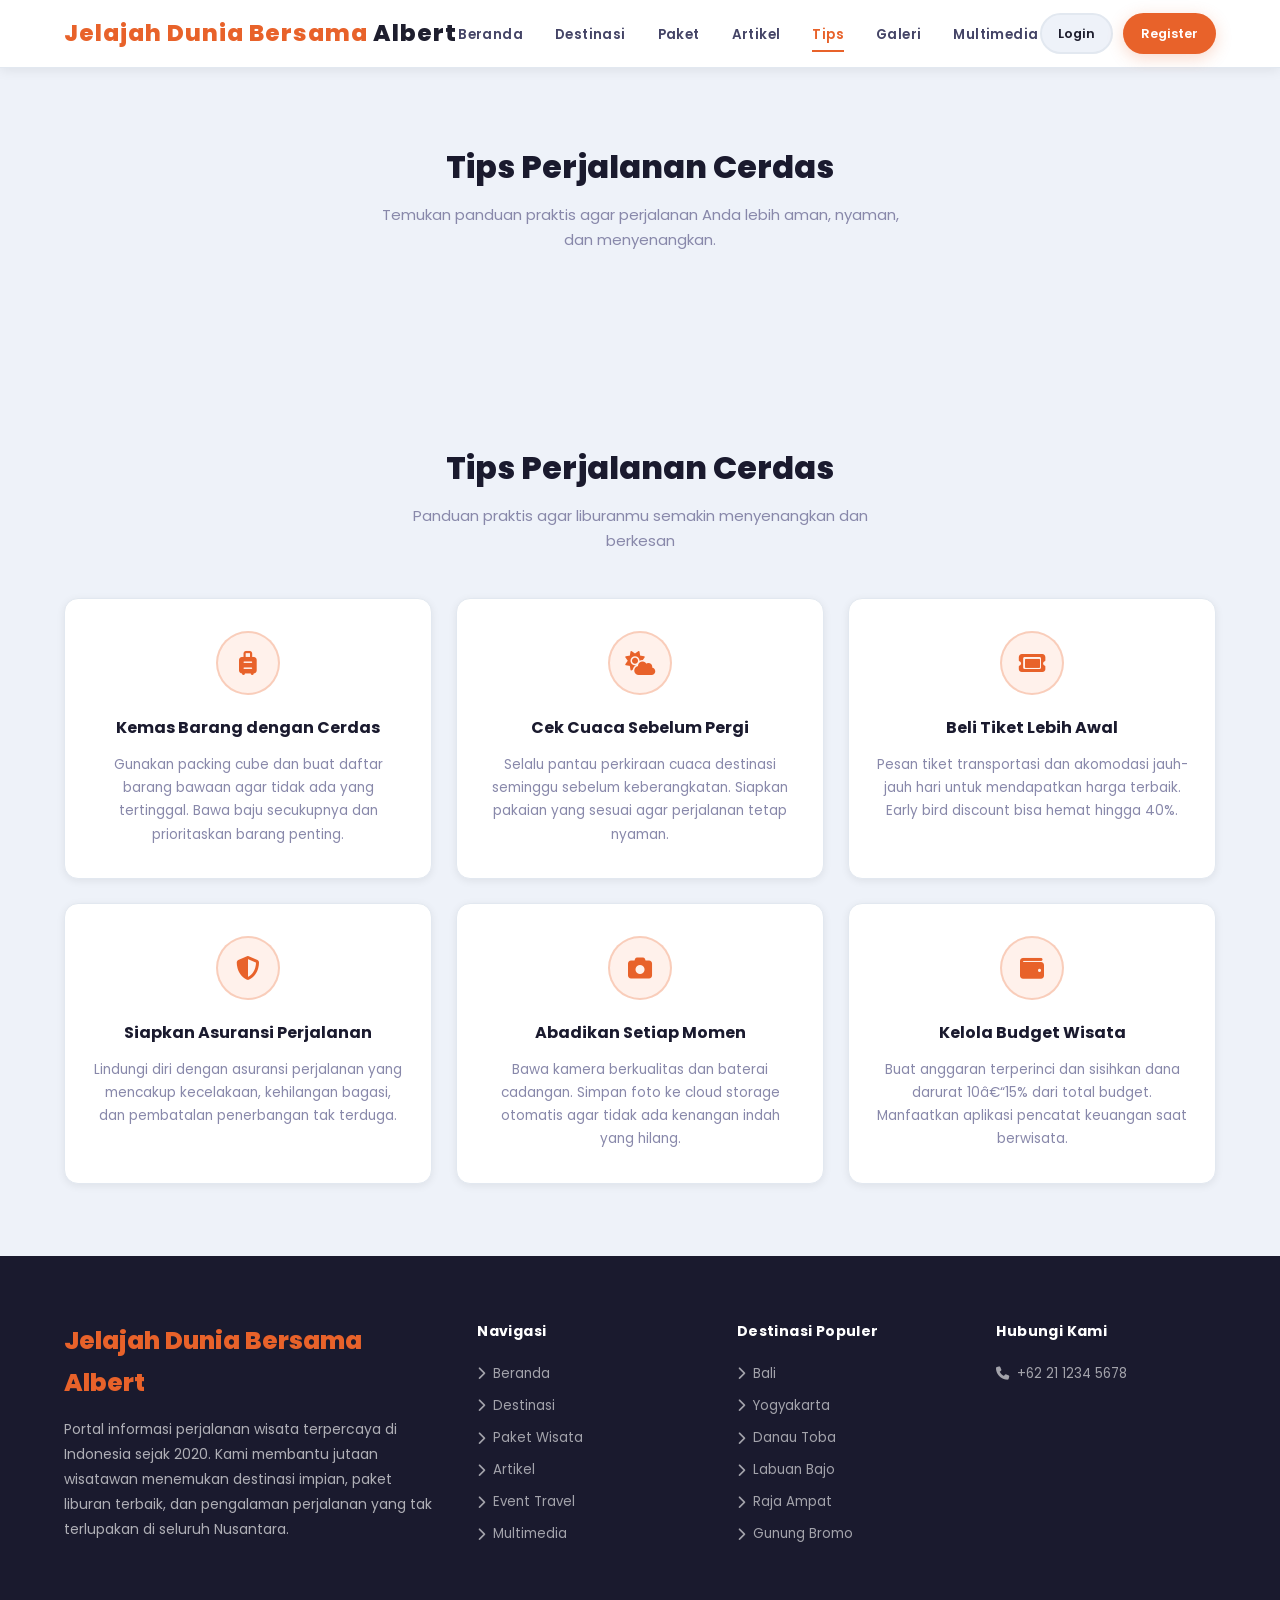
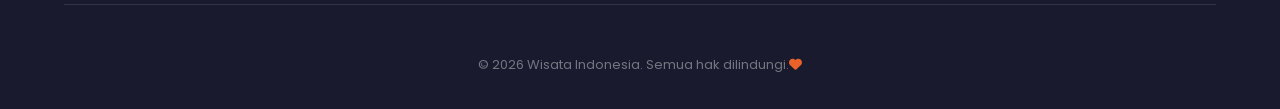
<file: tips.html>
<!DOCTYPE html>
<html lang="id">

<head>
    <meta charset="UTF-8">
    <meta name="viewport" content="width=device-width, initial-scale=1.0">
    <title>Jelajah Dunia Bersama Albert</title>
    <link rel="stylesheet" href="style.css">
    <link href="https://fonts.googleapis.com/css2?family=Poppins:wght@300;400;500;600;700;800&display=swap"
        rel="stylesheet">
    <link rel="stylesheet" href="https://cdnjs.cloudflare.com/ajax/libs/font-awesome/6.5.0/css/all.min.css">
</head>

<body>



    <nav class="navbar">
        <div class="navbar__logo">Jelajah Dunia Bersama <span>Albert</span></div>

        <ul class="navbar__links">
            <li><a href="index.html">Beranda</a></li>
            <li><a href="destinasi.html">Destinasi</a></li>
            <li><a href="paket.html">Paket</a></li>
            <li><a href="artikel.html">Artikel</a></li>
            <li><a href="tips.html" class="active">Tips</a></li>
            <li><a href="galeri.html">Galeri</a></li>
            <li><a href="multimedia.html">Multimedia</a></li>
        </ul>

        <div class="navbar__auth">
            <a href="auth.html#login" class="btn btn--ghost btn--sm">Login</a>
            <a href="auth.html#register" class="btn btn--primary btn--sm">Register</a>
        </div>
    </nav>

    <section class="section section--alt">
        <div class="section__header">
            <h2>Tips Perjalanan Cerdas</h2>
            <p>Temukan panduan praktis agar perjalanan Anda lebih aman, nyaman, dan menyenangkan.</p>
        </div>
    </section>

    <section class="section section--alt" id="tips">
        <div class="section__header">
            <h2>Tips Perjalanan Cerdas</h2>
            <p>Panduan praktis agar liburanmu semakin menyenangkan dan berkesan</p>
        </div>

        <div class="tips-grid">
            <div class="tip-card">
                <div class="tip-card__icon"><i class="fa-solid fa-suitcase-rolling"></i></div>
                <h4>Kemas Barang dengan Cerdas</h4>
                <p>Gunakan packing cube dan buat daftar barang bawaan agar tidak ada yang tertinggal. Bawa baju
                    secukupnya dan prioritaskan barang penting.</p>
            </div>
            <div class="tip-card">
                <div class="tip-card__icon"><i class="fa-solid fa-cloud-sun"></i></div>
                <h4>Cek Cuaca Sebelum Pergi</h4>
                <p>Selalu pantau perkiraan cuaca destinasi seminggu sebelum keberangkatan. Siapkan pakaian yang sesuai
                    agar perjalanan tetap nyaman.</p>
            </div>
            <div class="tip-card">
                <div class="tip-card__icon"><i class="fa-solid fa-ticket"></i></div>
                <h4>Beli Tiket Lebih Awal</h4>
                <p>Pesan tiket transportasi dan akomodasi jauh-jauh hari untuk mendapatkan harga terbaik. Early bird
                    discount bisa hemat hingga 40%.</p>
            </div>
            <div class="tip-card">
                <div class="tip-card__icon"><i class="fa-solid fa-shield-halved"></i></div>
                <h4>Siapkan Asuransi Perjalanan</h4>
                <p>Lindungi diri dengan asuransi perjalanan yang mencakup kecelakaan, kehilangan bagasi, dan pembatalan
                    penerbangan tak terduga.</p>
            </div>
            <div class="tip-card">
                <div class="tip-card__icon"><i class="fa-solid fa-camera"></i></div>
                <h4>Abadikan Setiap Momen</h4>
                <p>Bawa kamera berkualitas dan baterai cadangan. Simpan foto ke cloud storage otomatis agar tidak ada
                    kenangan indah yang hilang.</p>
            </div>
            <div class="tip-card">
                <div class="tip-card__icon"><i class="fa-solid fa-wallet"></i></div>
                <h4>Kelola Budget Wisata</h4>
                <p>Buat anggaran terperinci dan sisihkan dana darurat 10â€“15% dari total budget. Manfaatkan aplikasi
                    pencatat keuangan saat berwisata.</p>
            </div>
        </div>
    </section>



    <footer class="footer">
        <div class="footer__grid">
            <div class="footer__brand">
                <h3>Jelajah Dunia Bersama Albert</h3>
                <p>
                    Portal informasi perjalanan wisata terpercaya di Indonesia sejak 2020.
                    Kami membantu jutaan wisatawan menemukan destinasi impian, paket liburan
                    terbaik, dan pengalaman perjalanan yang tak terlupakan di seluruh Nusantara.
                </p>
            </div>

            <div class="footer__col">
                <h4>Navigasi</h4>
                <ul>
                    <li><a href="#hero"><i class="fa-solid fa-chevron-right"></i> Beranda</a></li>
                    <li><a href="#explore"><i class="fa-solid fa-chevron-right"></i> Destinasi</a></li>
                    <li><a href="#packages"><i class="fa-solid fa-chevron-right"></i> Paket Wisata</a></li>
                    <li><a href="#articles"><i class="fa-solid fa-chevron-right"></i> Artikel</a></li>
                    <li><a href="#events"><i class="fa-solid fa-chevron-right"></i> Event Travel</a></li>
                    <li><a href="#multimedia"><i class="fa-solid fa-chevron-right"></i> Multimedia</a></li>
                </ul>
            </div>

            <div class="footer__col">
                <h4>Destinasi Populer</h4>
                <ul>
                    <li><a href="#"><i class="fa-solid fa-chevron-right"></i> Bali</a></li>
                    <li><a href="#"><i class="fa-solid fa-chevron-right"></i> Yogyakarta</a></li>
                    <li><a href="#"><i class="fa-solid fa-chevron-right"></i> Danau Toba</a></li>
                    <li><a href="#"><i class="fa-solid fa-chevron-right"></i> Labuan Bajo</a></li>
                    <li><a href="#"><i class="fa-solid fa-chevron-right"></i> Raja Ampat</a></li>
                    <li><a href="#"><i class="fa-solid fa-chevron-right"></i> Gunung Bromo</a></li>
                </ul>
            </div>

            <div class="footer__col">
                <h4>Hubungi Kami</h4>
                <ul>
                    <li><a href="#"><i class="fa-solid fa-phone"></i> +62 21 1234 5678</a></li>
                </ul>
            </div>
        </div>

        <div class="footer__bottom">
            <p>&copy; 2026 Wisata Indonesia. Semua hak dilindungi.<i class="fa-solid fa-heart"
                    style="color:var(--primary)"></i></p>
        </div>
    </footer>

    <script src="script.js"></script>
</body>

</html>
</file>
<file: style.css>
:root {
    --primary:        #e8622a;
    --primary-dark:   #c4511f;
    --primary-light:  #fff1eb;
    --primary-glow:   rgba(232,98,42,.25);

    --bg:             #f4f7fc;
    --bg-white:       #ffffff;
    --bg-card:        #ffffff;
    --bg-muted:       #eef2f9;
    --bg-input:       #ffffff;

    --text:           #1e1e2e;
    --text-soft:      #444466;
    --text-muted:     #8888aa;

    --dark:           #1a1a2e;
    --border:         #e2e8f0;
    --border-soft:    #f0f3f8;

    --nav-bg:         rgba(255,255,255,.96);
    --nav-shadow:     0 2px 12px rgba(0,0,0,.08);

    --shadow-sm:      0 2px 8px rgba(0,0,0,.07);
    --shadow-md:      0 6px 24px rgba(0,0,0,.11);
    --shadow-lg:      0 14px 44px rgba(0,0,0,.14);
    --shadow-xl:      0 24px 64px rgba(0,0,0,.18);

    --radius-sm:      8px;
    --radius-md:      14px;
    --radius-lg:      22px;
    --radius-full:    999px;
    --transition:     .26s ease;
    --font-main:      'Poppins', Arial, sans-serif;  

    --star:           #f4a820;
    --green:          #22c55e;
    --badge-bg:       rgba(232,98,42,.12);
}


*, *::before, *::after {
    box-sizing: border-box;
    margin: 0;                              
    padding: 0;                             
}

html { scroll-behavior: smooth; }

body {
    font-family: var(--font-main);          
    font-size: 15px;                        
    font-weight: 400;                       
    color: var(--text);                     
    background-color: var(--bg);            
    line-height: 1.7;
    overflow-x: hidden;
}

a { text-decoration: none; color: inherit; transition: color var(--transition); }
ul { list-style: none; }
img { display: block; max-width: 100%; height: auto; object-fit: cover; }


::-webkit-scrollbar { width: 7px; }
::-webkit-scrollbar-track { background: var(--bg); }
::-webkit-scrollbar-thumb {
    background-color: var(--primary);      
    border-radius: var(--radius-full);
}


.navbar {
    position: sticky;
    top: 0;
    z-index: 1000;
    background-color: var(--nav-bg);        
    backdrop-filter: blur(14px);
    -webkit-backdrop-filter: blur(14px);
    border-bottom: 1px solid var(--border); 
    padding: 0 5%;                          
    display: flex;
    align-items: center;
    justify-content: space-between;
    height: 68px;
    box-shadow: var(--nav-shadow);
}

.navbar__logo {
    font-size: 1.45rem;                     
    font-weight: 800;                       
    color: var(--primary);                  
    letter-spacing: 1px;
    flex-shrink: 0;
}

.navbar__logo span {
    color: var(--text);                     
}

.navbar__links {
    display: flex;
    gap: 2rem;
    flex: 1;
    justify-content: center;
}

.navbar__links a {
    font-size: .84rem;                      
    font-weight: 600;                       
    color: var(--text-soft);               
    letter-spacing: .4px;
    padding: 6px 0;                         
    border-bottom: 2px solid transparent;   
    transition: color var(--transition), border-color var(--transition);
}

.navbar__links a:hover,
.navbar__links a.active {
    color: var(--primary);
    border-bottom-color: var(--primary);
}

.navbar__auth {
    display: flex;
    align-items: center;
    gap: .65rem;
    flex-shrink: 0;
}

.navbar__user {
    display: inline-flex;
    align-items: center;
    gap: .3rem;
    background-color: var(--bg-muted);
    border: 1px solid var(--border);
    border-radius: var(--radius-full);
    color: var(--text-soft);
    font-size: .82rem;
    font-weight: 600;
    padding: .5rem .95rem;
}

.navbar__user strong {
    color: var(--primary);
}


.btn {
    display: inline-flex;
    align-items: center;
    gap: .45rem;
    padding: .55rem 1.35rem;                
    border-radius: var(--radius-full);
    font-family: var(--font-main);          
    font-size: .84rem;                      
    font-weight: 600;                       
    cursor: pointer;
    border: 2px solid transparent;          
    transition: background-color var(--transition), color var(--transition),
                transform var(--transition), box-shadow var(--transition);
}

.btn--primary {
    background-color: var(--primary);       
    color: #fff;                            
    box-shadow: 0 4px 16px var(--primary-glow);
}

.btn--primary:hover {
    background-color: var(--primary-dark);  
    transform: translateY(-2px);
    box-shadow: 0 8px 24px var(--primary-glow);
}

.btn--ghost {
    background-color: var(--bg-muted);      
    color: var(--text);                     
    border-color: var(--border);            
}

.btn--ghost:hover { background-color: var(--border); }

.btn--lg {
    padding: .8rem 2.2rem;                  
    font-size: 1rem;                        
}

.btn--sm {
    padding: .48rem 1rem;
    font-size: .8rem;
}


.hero {
    display: flex;
    align-items: center;
    gap: 3.5rem;
    padding: 80px 5% 70px;                  
    background-color: var(--bg);            
    min-height: 100vh;
    position: relative;
}

.hero::before {
    content: '';
    position: absolute;
    inset: 0;
    background-image: radial-gradient(circle at 70% 30%, var(--primary-glow) 0%, transparent 60%);
    pointer-events: none;
}

.hero__text {
    flex: 1;
    max-width: 500px;
    position: relative;
    z-index: 1;
}

.hero__tag {
    display: inline-flex;
    align-items: center;
    gap: .45rem;
    background-color: var(--primary-light); 
    color: var(--primary);                  
    font-size: .78rem;                      
    font-weight: 700;                       
    padding: .35rem 1rem;                   
    border-radius: var(--radius-full);
    margin-bottom: 1.5rem;                  
    border: 1px solid var(--primary-glow);  
    letter-spacing: .5px;
}

.hero__title {
    font-size: 3rem;                        
    font-weight: 800;                       
    color: var(--dark);                     
    line-height: 1.18;
    margin-bottom: 1.1rem;                  
}

.hero__title .accent { color: var(--primary); }

.hero__desc {
    color: var(--text-muted);              
    font-size: .95rem;                     
    margin-bottom: 1.4rem;                 
    max-width: 420px;
    line-height: 1.8;
}

.hero__question {
    font-size: .88rem;                     
    font-weight: 600;                      
    color: var(--text-soft);              
    margin-bottom: .65rem;                
}

.hero__search {
    display: flex;
    align-items: center;
    background-color: var(--bg-input);    
    border: 1.5px solid var(--border);    
    border-radius: var(--radius-full);
    padding: .4rem .4rem .4rem 1.3rem;   
    margin-bottom: 1.8rem;               
    box-shadow: var(--shadow-sm);
    max-width: 440px;
    transition: border-color var(--transition), box-shadow var(--transition);
}

.hero__search:focus-within {
    border-color: var(--primary);
    box-shadow: 0 0 0 4px var(--primary-glow);
}

.hero__search input {
    flex: 1;
    border: none;                          
    outline: none;
    font-family: var(--font-main);         
    font-size: .9rem;                      
    color: var(--text);                    
    background-color: transparent;         
    padding: .3rem 0;                      
}

.hero__search input::placeholder { color: var(--text-muted); }

.hero__search button {
    background-color: var(--primary);     
    color: #fff;                          
    border: none;                         
    border-radius: var(--radius-full);
    padding: .65rem 1.2rem;               
    cursor: pointer;
    font-size: 1rem;                      
    transition: background-color var(--transition);
    flex-shrink: 0;
}

.hero__search button:hover { background-color: var(--primary-dark); }

.hero__cta-row {
    display: flex;
    gap: 1rem;
    align-items: center;
    flex-wrap: wrap;
}

.hero__play {
    display: flex;
    align-items: center;
    gap: .6rem;
    font-size: .88rem;                    
    font-weight: 600;                     
    color: var(--text-soft);             
    cursor: pointer;
    transition: color var(--transition);
}

.hero__play:hover { color: var(--primary); }

.play-btn {
    width: 42px;
    height: 42px;
    border-radius: var(--radius-full);
    background-color: var(--primary);    
    color: #fff;                         
    display: flex;
    align-items: center;
    justify-content: center;
    font-size: .9rem;                    
    box-shadow: 0 4px 14px var(--primary-glow);
    flex-shrink: 0;
    transition: transform var(--transition);
}

.hero__play:hover .play-btn { transform: scale(1.1); }


.hero__cards {
    flex: 1.1;
    display: grid;
    grid-template-columns: 1fr 1fr;
    grid-template-rows: auto auto;
    gap: 1rem;
    position: relative;
    z-index: 1;
    align-self: stretch;
    align-items: start;
    align-content: start;
}

.dest-card {
    position: relative;
    border-radius: var(--radius-md);
    overflow: hidden;
    min-height: 210px;
    box-shadow: var(--shadow-md);
    cursor: pointer;
    transition: transform var(--transition), box-shadow var(--transition);
}

.dest-card--tall { min-height: 280px; }

.dest-card:hover { transform: translateY(-5px); box-shadow: var(--shadow-lg); }

.dest-card img {
    position: absolute;
    inset: 0;
    width: 100%;
    height: 100%;
    object-fit: cover;
    object-position: center;
}

.dest-card__overlay {
    position: absolute;
    inset: 0;
    background: linear-gradient(to top, rgba(0,0,0,.72) 0%, rgba(0,0,0,.1) 55%, transparent 100%);
}

.dest-card__info {
    position: absolute;
    bottom: 0;
    left: 0;
    right: 0;
    padding: 1rem;                         
    color: #fff;                           
}

.dest-card__info h3 {
    font-size: .95rem;                     
    font-weight: 700;                      
    margin-bottom: .15rem;                
}

.dest-card__info p { font-size: .72rem; opacity: .85; }

.dest-card__badge {
    position: absolute;
    top: .75rem;
    left: .75rem;
    background-color: var(--primary);     
    color: #fff;                          
    font-size: .68rem;                    
    font-weight: 700;                     
    padding: .22rem .65rem;               
    border-radius: var(--radius-full);
}

.dest-card__price {
    position: absolute;
    bottom: .85rem;
    right: .85rem;
    background-color: rgba(0,0,0,.55);   
    color: #fff;                         
    font-size: .84rem;                   
    font-weight: 700;                    
    padding: .22rem .7rem;               
    border-radius: var(--radius-sm);
}


.stats-bar {
    background-color: var(--bg-card);    
    border-top: 1px solid var(--border); 
    border-bottom: 1px solid var(--border);
    padding: 2rem 5%;                    
    display: flex;
    justify-content: center;
    gap: 5rem;
    flex-wrap: wrap;
}

.stat-item { text-align: center; }

.stat-item__number {
    font-size: 2.2rem;                   
    font-weight: 800;                    
    color: var(--primary);              
    display: block;
    line-height: 1.1;
}

.stat-item__label {
    font-size: .82rem;                  
    font-weight: 500;                   
    color: var(--text-muted);          
    margin-top: .3rem;                 
}


.section {
    padding: 72px 5%;                   
}

.section--alt {
    background-color: var(--bg-muted); 
}

.section--card {
    background-color: var(--bg-card);  
}

.section__header {
    text-align: center;
    margin-bottom: 2.8rem;             
}

.section__header h2 {
    font-size: 2rem;                   
    font-weight: 800;                  
    color: var(--dark);               
    margin-bottom: .45rem;            
}

.section__header p {
    color: var(--text-muted);        
    font-size: .93rem;               
    max-width: 520px;
    margin: 0 auto;                  
}


.articles-layout {
    display: grid;
    grid-template-columns: 2fr 1.2fr 1.1fr;
    gap: 1.6rem;
    align-items: start;
}

.article-featured {
    background-color: var(--bg-card);  
    border-radius: var(--radius-md);
    overflow: hidden;
    border: 1px solid var(--border);   
    box-shadow: var(--shadow-sm);
    transition: box-shadow var(--transition);
}

.article-featured:hover { box-shadow: var(--shadow-md); }

.article-featured img { width: 100%; height: 250px; object-fit: cover; }

.article-featured__body { padding: 1.5rem; }   

.article-featured__body h3 {
    font-size: 1.15rem;                
    font-weight: 700;                  
    color: var(--dark);               
    margin-bottom: .65rem;            
    line-height: 1.4;
}

.article-featured__body p {
    color: var(--text-muted);        
    font-size: .88rem;               
    margin-bottom: 1rem;             
}

.article-meta {
    font-size: .77rem;               
    color: var(--text-muted);       
    margin-bottom: .9rem;           
}

.article-read {
    color: var(--primary);          
    font-size: .85rem;              
    font-weight: 700;               
    border-bottom: 1.5px solid var(--primary); 
    display: inline-block;
    padding-bottom: 1px;            
    transition: color var(--transition);
}

.article-read:hover { color: var(--primary-dark); }

.article-small-list {
    display: flex;
    flex-direction: column;
    gap: 1rem;
}

.article-small {
    background-color: var(--bg-card); 
    border-radius: var(--radius-md);
    overflow: hidden;
    border: 1px solid var(--border);  
    box-shadow: var(--shadow-sm);
    transition: box-shadow var(--transition), transform var(--transition);
}

.article-small:hover { box-shadow: var(--shadow-md); transform: translateY(-2px); }

.article-small img { width: 100%; height: 135px; object-fit: cover; }

.article-small__body { padding: .85rem 1rem; }  

.article-small__body h4 {
    font-size: .87rem;               
    font-weight: 700;                
    color: var(--dark);             
    margin-bottom: .3rem;           
    line-height: 1.4;
}


.trending {
    background-color: var(--bg-card); 
    border-radius: var(--radius-md);
    border: 1px solid var(--border);  
    box-shadow: var(--shadow-sm);
    overflow: hidden;
}

.trending__header {
    padding: 1rem 1.3rem;            
    border-bottom: 2px solid var(--border); 
    font-size: .82rem;               
    font-weight: 800;                
    color: var(--dark);             
    letter-spacing: .5px;
    background-color: var(--bg-muted); 
}

.trending-item {
    display: flex;
    align-items: center;
    gap: .9rem;
    padding: .85rem 1.2rem;          
    border-bottom: 1px solid var(--border-soft); 
    transition: background-color var(--transition);
    cursor: pointer;
}

.trending-item:last-child { border-bottom: none; }
.trending-item:hover { background-color: var(--bg-muted); }

.trending-item img {
    width: 58px;
    height: 58px;
    object-fit: cover;
    border-radius: var(--radius-sm);
    flex-shrink: 0;
}

.trending-item__text h4 {
    font-size: .81rem;              
    font-weight: 700;               
    color: var(--dark);            
    margin-bottom: .2rem;          
    line-height: 1.35;
}

.trending-item__text p {
    font-size: .72rem;             
    color: var(--text-muted);     
}


.packages-grid {
    display: grid;
    grid-template-columns: repeat(3, 1fr);
    gap: 1.4rem;
}

.package-card {
    background-color: var(--bg-card); 
    border-radius: var(--radius-md);
    border: 1px solid var(--border);  
    overflow: hidden;
    box-shadow: var(--shadow-sm);
    transition: transform var(--transition), box-shadow var(--transition);
    position: relative;
}

.package-card:hover { transform: translateY(-5px); box-shadow: var(--shadow-md); }

.package-card--featured {
    border-color: var(--primary);     
    box-shadow: 0 0 0 2px var(--primary-glow), var(--shadow-md);
}

.package-card__featured-badge {
    position: absolute;
    top: 1rem;
    right: 1rem;
    background-color: var(--primary); 
    color: #fff;                      
    font-size: .68rem;                
    font-weight: 800;                 
    padding: .25rem .75rem;           
    border-radius: var(--radius-full);
    letter-spacing: .5px;
    z-index: 1;
}

.package-card img { width: 100%; height: 180px; object-fit: cover; }

.package-card__body { padding: 1.3rem; }  

.package-card__body h3 {
    font-size: 1rem;                  
    font-weight: 700;                 
    color: var(--dark);              
    margin-bottom: .5rem;            
}

.package-card__features {
    display: flex;
    flex-direction: column;
    gap: .3rem;
    margin-bottom: 1rem;             
}

.package-card__features li {
    font-size: .8rem;                
    color: var(--text-muted);       
    display: flex;
    align-items: center;
    gap: .5rem;
}

.package-card__features li i {
    color: var(--green);            
    font-size: .75rem;              
    flex-shrink: 0;
}

.package-card__footer {
    display: flex;
    align-items: center;
    justify-content: space-between;
    padding: 1rem 1.3rem;           
    border-top: 1px solid var(--border); 
}

.package-card__price-old {
    font-size: .78rem;              
    color: var(--text-muted);      
    text-decoration: line-through;
}

.package-card__price {
    font-size: 1.2rem;             
    font-weight: 800;              
    color: var(--primary);        
}

.package-card__per {
    font-size: .72rem;            
    color: var(--text-muted);    
    font-weight: 400;             
}


.booking-card {
    max-width: 920px;
    margin: 0 auto;
    background-color: var(--bg-card);
    border: 1px solid var(--border);
    border-radius: var(--radius-lg);
    box-shadow: var(--shadow-sm);
    padding: 1.8rem;
}

.booking-message {
    margin-bottom: 1.2rem;
    border-radius: var(--radius-sm);
    background-color: var(--bg-muted);
    border: 1px solid var(--border);
    color: var(--text-soft);
    padding: .9rem 1rem;
    font-size: .84rem;
    overflow-wrap: anywhere;
}

.booking-message.success {
    background-color: #ecfdf3;
    border-color: #86efac;
    color: #166534;
}

.booking-message.error {
    background-color: #fef2f2;
    border-color: #fca5a5;
    color: #b91c1c;
}

.booking-form__grid {
    display: grid;
    grid-template-columns: 1fr 1fr;
    gap: 1rem 1.2rem;
}

.booking-field {
    display: flex;
    flex-direction: column;
    gap: .55rem;
}

.booking-field--full {
    grid-column: 1 / -1;
}

.booking-field label {
    font-size: .85rem;
    font-weight: 600;
    color: var(--text-soft);
}

.booking-form input,
.booking-form select,
.booking-form textarea {
    width: 100%;
    border: 1px solid var(--border);
    background-color: var(--bg-input);
    border-radius: var(--radius-sm);
    padding: .9rem 1rem;
    font-family: var(--font-main);
    font-size: .9rem;
    color: var(--text);
    outline: none;
    transition: border-color var(--transition), box-shadow var(--transition);
}

.booking-form textarea {
    min-height: 110px;
    resize: vertical;
}

.booking-form input:focus,
.booking-form select:focus,
.booking-form textarea:focus {
    border-color: var(--primary);
    box-shadow: 0 0 0 4px var(--primary-glow);
}

.booking-submit {
    justify-content: center;
    margin-top: 1.2rem;
}


.explore__top {
    display: flex;
    align-items: flex-end;
    justify-content: space-between;
    margin-bottom: 1.5rem;         
    flex-wrap: wrap;
    gap: 1rem;
}

.explore__top-text p {
    font-size: .82rem;            
    color: var(--text-muted);    
    margin-bottom: .25rem;       
}

.explore__top-text h2 {
    font-size: 1.75rem;          
    font-weight: 800;            
    color: var(--dark);         
}

.explore__see-all {
    color: var(--primary);      
    font-size: .88rem;          
    font-weight: 700;           
    border-bottom: 1.5px solid var(--primary); 
    padding-bottom: 1px;        
}

.explore__see-all:hover { color: var(--primary-dark); }

.explore__filters {
    display: flex;
    gap: .65rem;
    margin-bottom: 1.8rem;      
    flex-wrap: wrap;
}

.filter-btn {
    padding: .45rem 1.4rem;     
    border-radius: var(--radius-full);
    font-family: var(--font-main); 
    font-size: .81rem;          
    font-weight: 600;           
    border: 2px solid var(--border); 
    background-color: var(--bg-card); 
    color: var(--text-soft);   
    cursor: pointer;
    transition: background-color var(--transition), color var(--transition),
                border-color var(--transition), transform var(--transition);
}

.filter-btn.active,
.filter-btn:hover {
    background-color: var(--primary); 
    color: #fff;               
    border-color: var(--primary); 
    transform: translateY(-1px);
}

.explore__grid {
    display: grid;
    grid-template-columns: repeat(4, 1fr);
    gap: 1.2rem;
}

.explore-card {
    background-color: var(--bg-card); 
    border-radius: var(--radius-md);
    overflow: hidden;
    border: 1px solid var(--border);  
    box-shadow: var(--shadow-sm);
    transition: transform var(--transition), box-shadow var(--transition);
    cursor: pointer;
}

.explore-card:hover { transform: translateY(-5px); box-shadow: var(--shadow-md); }

.explore-card__img {
    position: relative;
    height: 170px;
    overflow: hidden;
}

.explore-card__img img {
    width: 100%;
    height: 100%;
    object-fit: cover;
    transition: transform .4s ease;
}

.explore-card:hover .explore-card__img img { transform: scale(1.07); }

.explore-card__level {
    position: absolute;
    top: .7rem;
    left: .7rem;
    background-color: rgba(20,20,40,.72); 
    color: #fff;                          
    font-size: .68rem;                    
    font-weight: 700;                     
    padding: .2rem .65rem;                
    border-radius: var(--radius-full);
    backdrop-filter: blur(4px);
}

.explore-card__body { padding: 1rem; }  

.explore-card__body h4 {
    font-size: .92rem;          
    font-weight: 700;           
    color: var(--dark);        
    margin-bottom: .28rem;     
}

.explore-card__body p {
    font-size: .78rem;         
    color: var(--text-muted); 
    margin-bottom: .6rem;     
}

.explore-card__footer {
    display: flex;
    align-items: center;
    justify-content: space-between;
    padding: .7rem 1rem;       
    border-top: 1px solid var(--border-soft); 
}

.explore-card__price {
    font-size: .95rem;         
    font-weight: 800;          
    color: var(--primary);    
}

.explore-card__rating {
    font-size: .77rem;        
    color: var(--text-muted); 
}

.explore-card__rating .star { color: var(--star); }


.tips-grid {
    display: grid;
    grid-template-columns: repeat(3, 1fr);
    gap: 1.5rem;
}

.tip-card {
    background-color: var(--bg-card);  
    border-radius: var(--radius-md);
    border: 1px solid var(--border);   
    padding: 2rem 1.6rem;              
    box-shadow: var(--shadow-sm);
    text-align: center;
    transition: transform var(--transition), box-shadow var(--transition);
}

.tip-card:hover {
    transform: translateY(-5px);
    box-shadow: var(--shadow-md);
}

.tip-card__icon {
    width: 64px;
    height: 64px;
    border-radius: var(--radius-full);
    background-color: var(--primary-light); 
    border: 2px solid var(--primary-glow);  
    display: flex;
    align-items: center;
    justify-content: center;
    margin: 0 auto 1.2rem;             
    font-size: 1.5rem;                 
    color: var(--primary);            
}

.tip-card h4 {
    font-size: 1rem;                   
    font-weight: 700;                  
    color: var(--dark);               
    margin-bottom: .75rem;            
}

.tip-card p {
    font-size: .85rem;                
    color: var(--text-muted);        
    line-height: 1.7;
}


.gallery-grid {
    display: grid;
    grid-template-columns: repeat(4, 1fr);
    grid-template-rows: 220px 220px;
    gap: 1rem;
}

.gallery-item {
    position: relative;
    border-radius: var(--radius-md);
    overflow: hidden;
    cursor: pointer;
    box-shadow: var(--shadow-sm);
    transition: transform var(--transition), box-shadow var(--transition);
}

.gallery-item:hover { transform: scale(1.02); box-shadow: var(--shadow-md); }

.gallery-item--wide {
    grid-column: span 2;
}

.gallery-item--tall {
    grid-row: span 2;
}

.gallery-item img {
    width: 100%;
    height: 100%;
    object-fit: cover;
    transition: transform .5s ease;
}

.gallery-item:hover img { transform: scale(1.08); }

.gallery-item__overlay {
    position: absolute;
    inset: 0;
    background: linear-gradient(to top, rgba(0,0,0,.75) 0%, transparent 55%);
    display: flex;
    flex-direction: column;
    justify-content: flex-end;
    padding: 1.1rem 1.2rem;          
    opacity: 0;
    transition: opacity var(--transition);
}

.gallery-item:hover .gallery-item__overlay { opacity: 1; }

.gallery-item__overlay h4 {
    font-size: .95rem;               
    font-weight: 700;                
    color: #fff;                     
    margin-bottom: .2rem;           
}

.gallery-item__overlay p {
    font-size: .78rem;              
    color: rgba(255,255,255,.8);    
}


.media-grid {
    display: grid;
    grid-template-columns: 1fr 1fr;
    gap: 1.5rem;
}

.media-card {
    background-color: var(--bg-card);  
    border-radius: var(--radius-md);
    border: 1px solid var(--border);   
    padding: 1.6rem;                   
    box-shadow: var(--shadow-sm);
}

.media-card h3 {
    font-size: 1rem;                   
    font-weight: 700;                  
    color: var(--dark);               
    margin-bottom: 1.1rem;            
    display: flex;
    align-items: center;
    gap: .6rem;
}

.media-card h3 i { color: var(--primary); }

.media-card p {
    font-size: .87rem;                
    color: var(--text-muted);        
    margin-top: 1rem;                 
    line-height: 1.7;
}

.media-card video,
.media-card audio {
    width: 100%;
    border-radius: var(--radius-sm);
}


.auth-page {
    padding-top: 48px;
}

.auth-layout {
    max-width: 560px;
    margin: 0 auto;
}

.auth-card {
    background-color: var(--bg-card);
    border: 1px solid var(--border);
    border-radius: var(--radius-lg);
    box-shadow: var(--shadow-sm);
    min-width: 0;
    padding: 1.8rem;
}

.auth-message {
    overflow-wrap: anywhere;
}

.auth-tabs {
    display: grid;
    grid-template-columns: 1fr 1fr;
    gap: .8rem;
    margin-bottom: 1rem;
}

.auth-tab {
    border: 1px solid var(--border);
    background-color: var(--bg-muted);
    color: var(--text-soft);
    border-radius: var(--radius-full);
    padding: .85rem 1rem;
    font-family: var(--font-main);
    font-size: .88rem;
    font-weight: 600;
    cursor: pointer;
    transition: background-color var(--transition), color var(--transition),
                transform var(--transition), box-shadow var(--transition);
}

.auth-tab.active {
    background-color: var(--primary);
    color: #fff;
    box-shadow: 0 8px 20px var(--primary-glow);
}

.auth-form {
    display: none;
}

.auth-form.active {
    display: flex;
    flex-direction: column;
    gap: .8rem;
}

.auth-form h2 {
    font-size: 1.35rem;
    color: var(--dark);
    margin-bottom: .35rem;
}

.auth-form label {
    font-size: .85rem;
    font-weight: 600;
    color: var(--text-soft);
}

.auth-form input {
    width: 100%;
    border: 1px solid var(--border);
    background-color: var(--bg-input);
    border-radius: var(--radius-sm);
    padding: .9rem 1rem;
    font-family: var(--font-main);
    font-size: .9rem;
    color: var(--text);
    outline: none;
    transition: border-color var(--transition), box-shadow var(--transition);
}

.password-group {
    position: relative;
}

.password-group input {
    padding-right: 3rem;
}

.password-toggle {
    position: absolute;
    top: 50%;
    right: .85rem;
    transform: translateY(-50%);
    border: none;
    background-color: transparent;
    color: var(--text-muted);
    cursor: pointer;
    font-size: .95rem;
}

.password-toggle:hover {
    color: var(--primary);
}

.auth-form input:focus {
    border-color: var(--primary);
    box-shadow: 0 0 0 4px var(--primary-glow);
}

.auth-submit {
    justify-content: center;
    margin-top: .4rem;
}

.auth-message {
    margin-bottom: 1.2rem;
    border-radius: var(--radius-sm);
    background-color: var(--bg-muted);
    border: 1px solid var(--border);
    color: var(--text-soft);
    padding: .9rem 1rem;
    font-size: .84rem;
}

.auth-message.success {
    background-color: #ecfdf3;
    border-color: #86efac;
    color: #166534;
}

.auth-message.error {
    background-color: #fef2f2;
    border-color: #fca5a5;
    color: #b91c1c;
}


.footer {
    background-color: var(--dark);      
    color: rgba(255,255,255,.65);       
    padding: 64px 5% 32px;             
}

.footer__grid {
    display: grid;
    grid-template-columns: 1.7fr 1fr 1fr 1fr;
    gap: 2.5rem;
    margin-bottom: 3rem;               
    padding-bottom: 2.5rem;           
    border-bottom: 1px solid rgba(255,255,255,.1); 
}

.footer__brand h3 {
    font-size: 1.55rem;               
    font-weight: 800;                 
    color: var(--primary);           
    margin-bottom: .8rem;            
}

.footer__brand p {
    font-size: .87rem;               
    line-height: 1.8;
    margin-bottom: 1.4rem;          
}

.footer__socials { display: flex; gap: .65rem; }

.social-btn {
    width: 40px;
    height: 40px;
    border-radius: var(--radius-full);
    background-color: rgba(255,255,255,.09); 
    border: 1px solid rgba(255,255,255,.13); 
    display: flex;
    align-items: center;
    justify-content: center;
    font-size: .95rem;               
    color: #fff;                     
    transition: background-color var(--transition), transform var(--transition);
    cursor: pointer;
}

.social-btn:hover {
    background-color: var(--primary);
    transform: translateY(-2px);
}

.footer__col h4 {
    font-size: .88rem;               
    font-weight: 700;                
    color: #fff;                     
    margin-bottom: 1.2rem;          
    letter-spacing: .4px;
}

.footer__col ul { display: flex; flex-direction: column; gap: .6rem; }

.footer__col ul li a {
    font-size: .83rem;               
    color: rgba(255,255,255,.6);     
    transition: color var(--transition);
    display: flex;
    align-items: center;
    gap: .5rem;
}

.footer__col ul li a:hover { color: var(--primary); }

.footer__bottom {
    text-align: center;
    font-size: .81rem;               
    color: rgba(255,255,255,.4);     
    line-height: 1.8;
}


@media (max-width: 1200px) {
    .tips-grid { grid-template-columns: repeat(2, 1fr); }
    .gallery-grid { grid-template-columns: repeat(3, 1fr); }
    .gallery-item--wide { grid-column: span 2; }
}

@media (max-width: 1100px) {
    .explore__grid { grid-template-columns: repeat(2, 1fr); }
    .packages-grid { grid-template-columns: 1fr 1fr; }
    .footer__grid { grid-template-columns: 1fr 1fr; }
}

@media (max-width: 900px) {
    .hero { flex-direction: column; min-height: auto; padding: 50px 5%; }
    .hero__text { max-width: 100%; }
    .hero__cards { max-width: 100%; width: 100%; }
    .articles-layout { grid-template-columns: 1fr 1fr; }
    .trending { grid-column: 1 / -1; }
    .booking-form__grid { grid-template-columns: 1fr; }
    .booking-field--full { grid-column: span 1; }
    .gallery-grid {
        grid-template-columns: repeat(2, 1fr);
        grid-template-rows: auto;
    }
    .gallery-item--wide { grid-column: span 2; }
    .gallery-item--tall { grid-row: span 1; }
}

@media (max-width: 680px) {
    .navbar__links { display: none; }
    .hero__title { font-size: 2.1rem; }
    .stats-bar { gap: 2rem; }
    .articles-layout { grid-template-columns: 1fr; }
    .packages-grid { grid-template-columns: 1fr; }
    .tips-grid { grid-template-columns: 1fr; }
    .gallery-grid { grid-template-columns: 1fr 1fr; }
    .gallery-item--wide { grid-column: span 2; }
    .media-grid { grid-template-columns: 1fr; }
    .footer__grid { grid-template-columns: 1fr; }
    .explore__grid { grid-template-columns: repeat(2, 1fr); }
}

@media (max-width: 480px) {
    .navbar {
        padding: 12px 4%;
        height: auto;
        flex-wrap: wrap;
        align-items: flex-start;
        gap: .7rem;
    }
    .navbar__logo {
        width: 100%;
        font-size: 1rem;
        line-height: 1.2;
        min-width: 0;
        overflow-wrap: anywhere;
    }
    .navbar__auth {
        width: 100%;
        justify-content: flex-start;
        gap: .45rem;
    }

    .hero { padding: 36px 4% 48px; gap: 2rem; }
    .hero__title { font-size: 1.7rem; }
    .hero__desc { font-size: .87rem; }
    .hero__search { padding: .35rem .35rem .35rem 1rem; }
    .hero__cta-row { flex-direction: column; align-items: flex-start; }

    .stats-bar { gap: 1.2rem; padding: 1.4rem 4%; }
    .stat-item__number { font-size: 1.7rem; }

    .section { padding: 48px 4%; }
    .section__header h2 { font-size: 1.5rem; }

    .explore__grid { grid-template-columns: 1fr; }
    .gallery-grid { grid-template-columns: 1fr; }
    .gallery-item--wide { grid-column: span 1; }

    .package-card img { height: 160px; }
    .hero__cards { gap: .7rem; }
    .dest-card { min-height: 170px; }
    .dest-card--tall { min-height: 200px; }

    .btn--lg { padding: .7rem 1.6rem; font-size: .9rem; }
    .btn--sm { padding: .42rem .8rem; font-size: .74rem; }
    .auth-card { padding: 1.35rem; }
    .auth-tabs { gap: .55rem; }
    .auth-tab { padding: .7rem .8rem; }
    .booking-card { padding: 1.35rem; }
    .footer { padding: 48px 4% 24px; }
}

@media (max-width: 360px) {
    .hero__title { font-size: 1.45rem; }
    .hero__cards { grid-template-columns: 1fr; }
    .dest-card--tall { min-height: 180px; }

    .stat-item__number { font-size: 1.4rem; }
    .section__header h2 { font-size: 1.3rem; }

    .filter-btn { padding: .38rem 1rem; font-size: .76rem; }
    .explore-card__img { height: 140px; }
}
</file>
